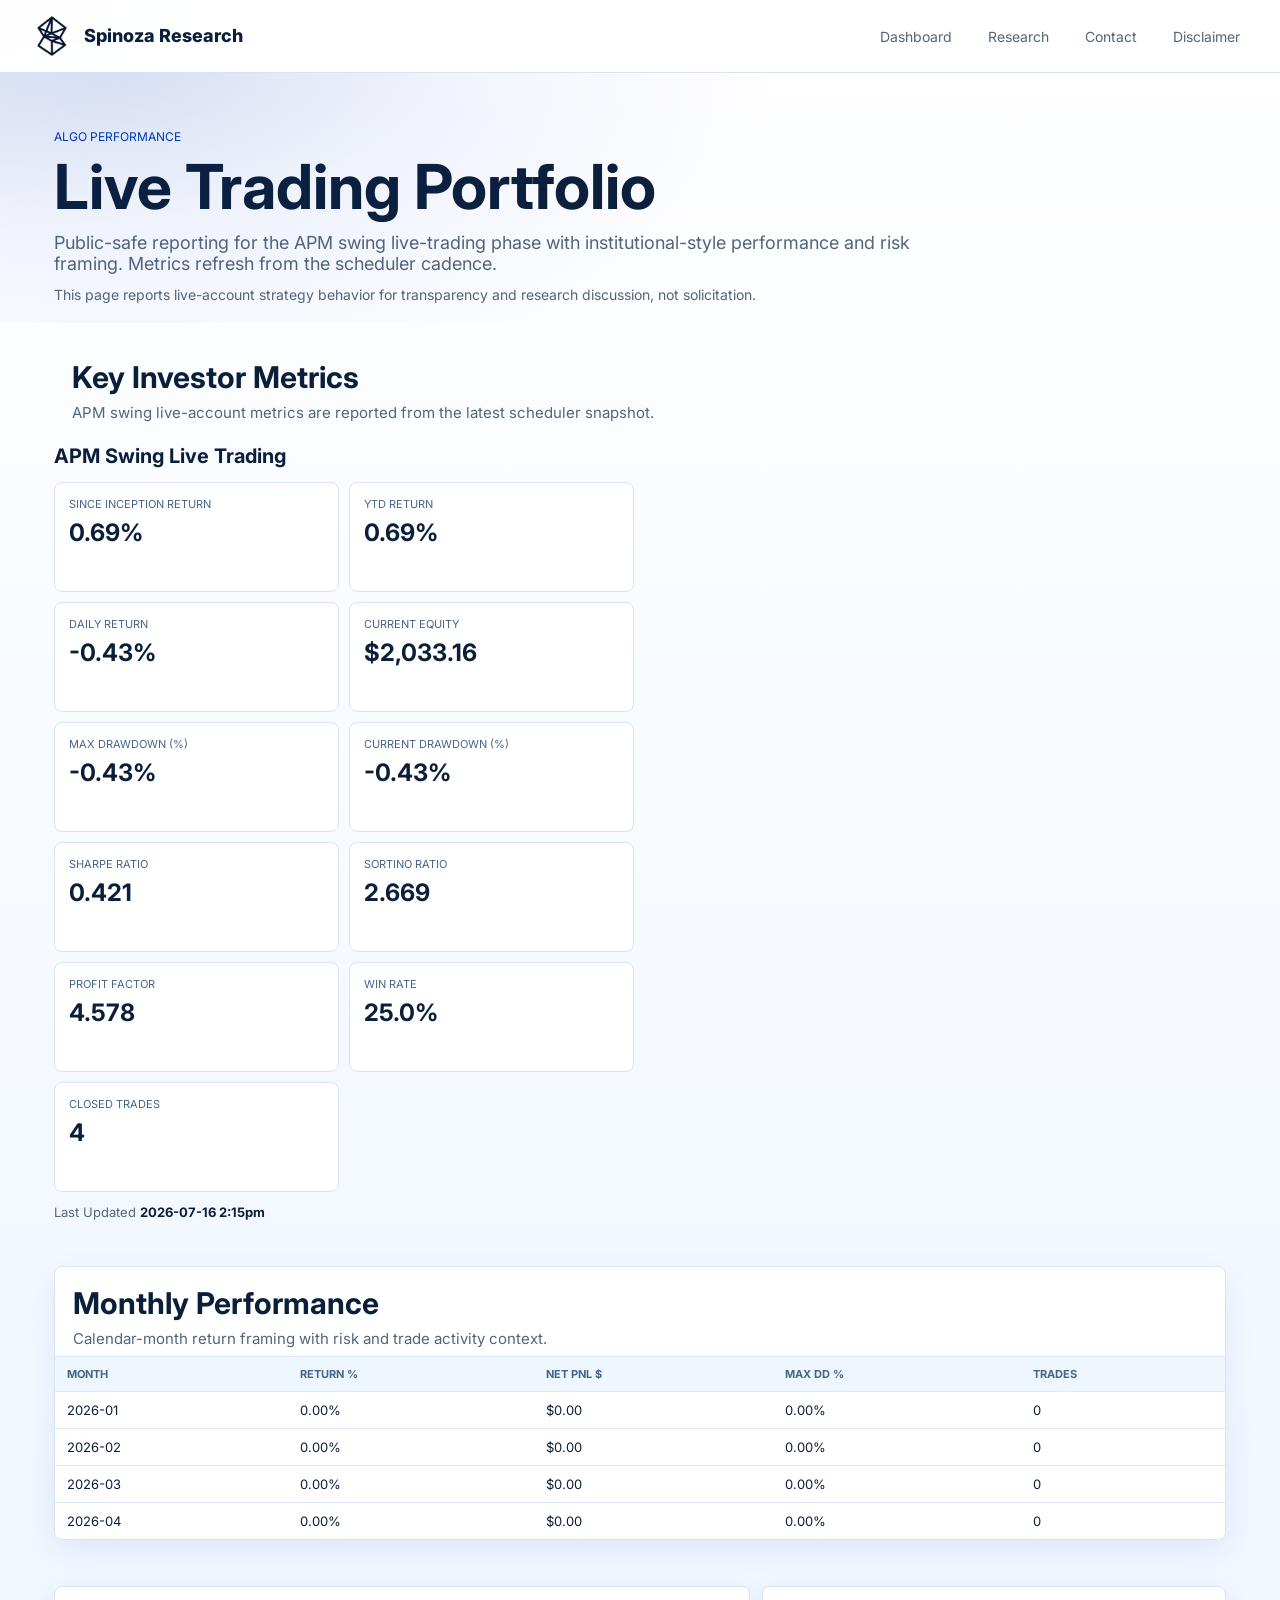
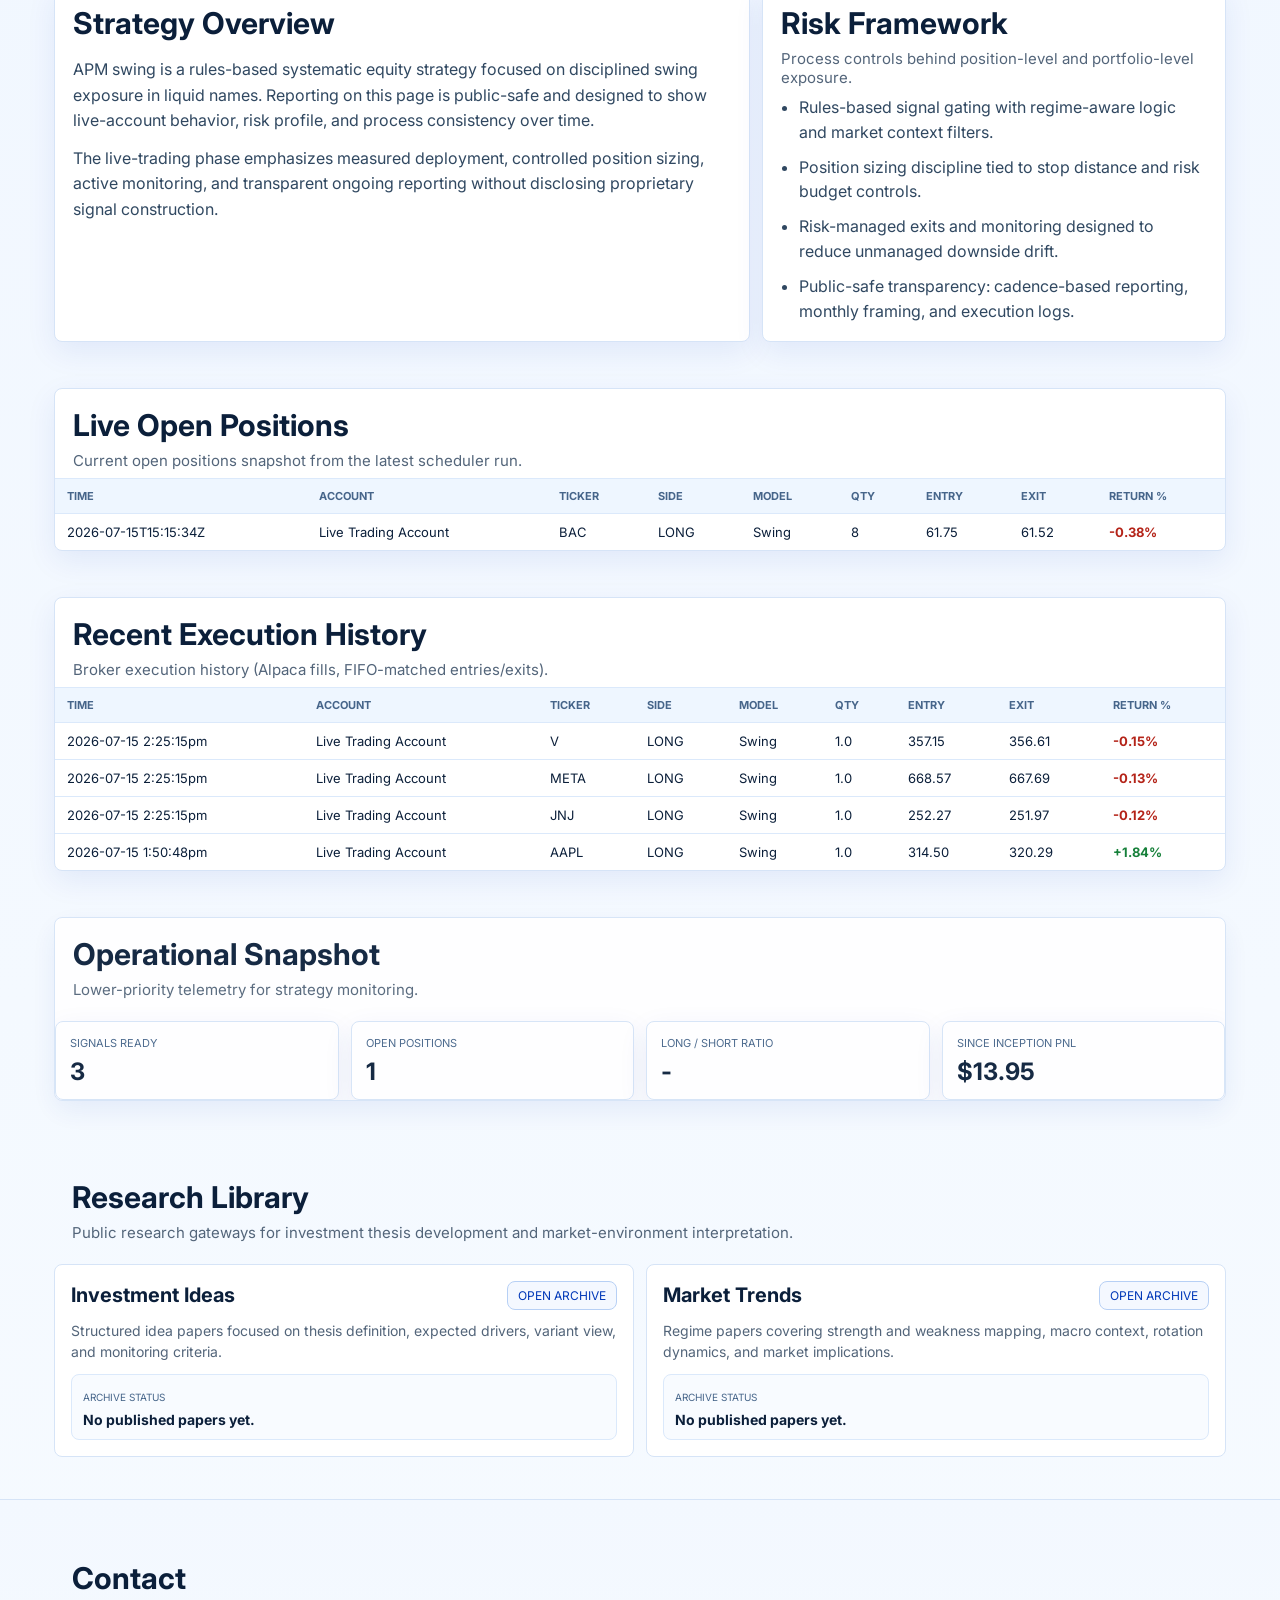
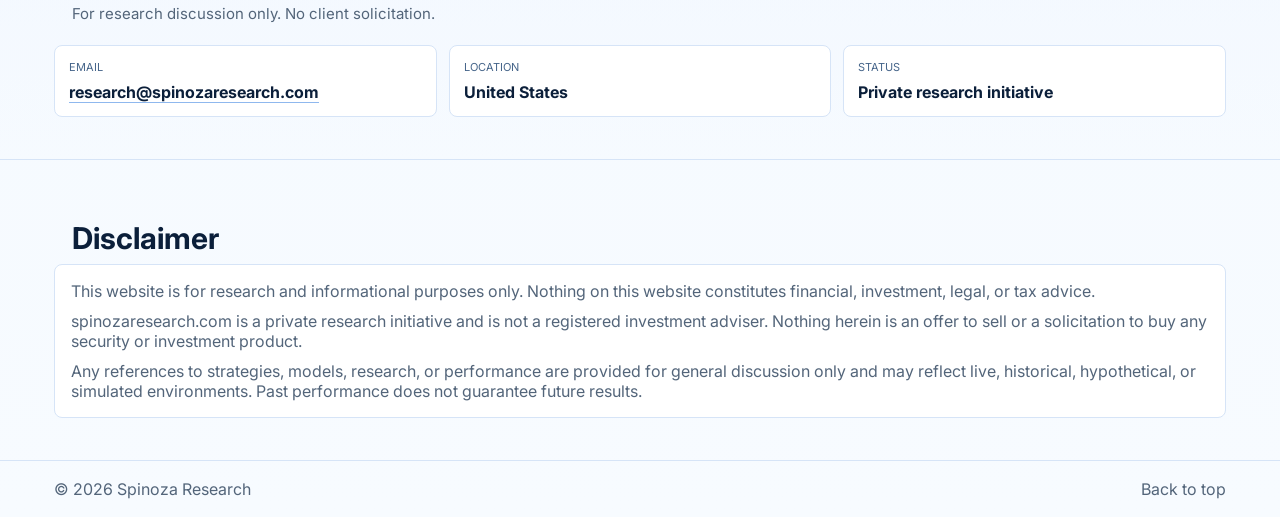
<file: index.html>
<!doctype html>
<html lang="en">
<head>
  <meta charset="utf-8" />
  <meta name="viewport" content="width=device-width, initial-scale=1" />
  <title>Spinoza Research - Live Dashboard</title>
  <meta name="description" content="A public performance dashboard with risk reporting and execution transparency." />
  <meta name="robots" content="index,follow" />

  <link rel="icon" type="image/png" sizes="32x32" href="assets/favicon-32.png">
  <link rel="apple-touch-icon" href="assets/logo-512.png">

  <link rel="preconnect" href="https://fonts.googleapis.com">
  <link rel="preconnect" href="https://fonts.gstatic.com" crossorigin>
  <link href="https://fonts.googleapis.com/css2?family=Inter:wght@400;500;600;700;800&display=swap" rel="stylesheet">
  <link rel="stylesheet" href="style.css" />
  <script defer src="https://static.cloudflareinsights.com/beacon.min.js" data-cf-beacon='{"token":"__CLOUDFLARE_ANALYTICS_TOKEN__"}'></script>
</head>
<body>
  <header class="nav">
    <div class="container nav-inner">
      <a class="brand" href="#top" aria-label="Spinoza Research Home">
        <img src="assets/logo.png" alt="Spinoza Research logo" class="logo-img">
        <span class="brand-name">Spinoza Research</span>
      </a>
      <nav class="nav-links" aria-label="Primary">
        <a href="#dashboard">Dashboard</a>
        <a href="#research">Research</a>
        <a href="#contact">Contact</a>
        <a href="#disclaimer">Disclaimer</a>
      </nav>
    </div>
  </header>

  <main id="top">
    <section id="dashboard" class="hero">
      <div class="hero-glow" aria-hidden="true"></div>
      <div class="container">
        <p class="eyebrow">Algo Performance</p>
        <h1 class="title">Live Trading Portfolio</h1>
        <p class="subtitle">
          Public-safe reporting for the APM swing live-trading phase with institutional-style performance and risk framing.
          Metrics refresh from the scheduler cadence.
        </p>
        <p class="hero-note">
          This page reports live-account strategy behavior for transparency and research discussion, not solicitation.
        </p>
      </div>
    </section>

    <section class="section section-tight">
      <div class="container">
        <div class="panel-head">
          <h2>Key Investor Metrics</h2>
          <p>APM swing live-account metrics are reported from the latest scheduler snapshot.</p>
        </div>
        <div class="account-metrics-grid">
          <section class="account-metrics">
            <h3 id="new_intraday_account_title">SPY/QQQ + Tech Basket DayTrade</h3>
            <div class="kpi-grid kpi-grid-primary">
              <article class="kpi"><span>Since Inception Return</span><strong id="new_intraday_since_inception_return">-</strong></article>
              <article class="kpi"><span>YTD Return</span><strong id="new_intraday_ytd_return">-</strong></article>
              <article class="kpi"><span>Daily Return</span><strong id="new_intraday_daily_return">-</strong></article>
              <article class="kpi"><span>Current Equity</span><strong id="new_intraday_current_equity">-</strong></article>
              <article class="kpi"><span>Max Drawdown (%)</span><strong id="new_intraday_max_drawdown_pct">-</strong></article>
              <article class="kpi"><span>Current Drawdown (%)</span><strong id="new_intraday_current_drawdown_pct">-</strong></article>
              <article class="kpi"><span>Sharpe Ratio</span><strong id="new_intraday_sharpe_ratio">-</strong></article>
              <article class="kpi"><span>Sortino Ratio</span><strong id="new_intraday_sortino_ratio">-</strong></article>
              <article class="kpi"><span>Profit Factor</span><strong id="new_intraday_profit_factor">-</strong></article>
              <article class="kpi"><span>Win Rate</span><strong id="new_intraday_win_rate">-</strong></article>
              <article class="kpi"><span>Closed Trades</span><strong id="new_intraday_closed_trades">-</strong></article>
            </div>
          </section>

          <section class="account-metrics">
            <h3 id="swing_account_title">Mixed Basket + AEGIS Swing</h3>
            <div class="kpi-grid kpi-grid-primary">
              <article class="kpi"><span>Since Inception Return</span><strong id="swing_since_inception_return">-</strong></article>
              <article class="kpi"><span>YTD Return</span><strong id="swing_ytd_return">-</strong></article>
              <article class="kpi"><span>Daily Return</span><strong id="swing_daily_return">-</strong></article>
              <article class="kpi"><span>Current Equity</span><strong id="swing_current_equity">-</strong></article>
              <article class="kpi"><span>Max Drawdown (%)</span><strong id="swing_max_drawdown_pct">-</strong></article>
              <article class="kpi"><span>Current Drawdown (%)</span><strong id="swing_current_drawdown_pct">-</strong></article>
              <article class="kpi"><span>Sharpe Ratio</span><strong id="swing_sharpe_ratio">-</strong></article>
              <article class="kpi"><span>Sortino Ratio</span><strong id="swing_sortino_ratio">-</strong></article>
              <article class="kpi"><span>Profit Factor</span><strong id="swing_profit_factor">-</strong></article>
              <article class="kpi"><span>Win Rate</span><strong id="swing_win_rate">-</strong></article>
              <article class="kpi"><span>Closed Trades</span><strong id="swing_closed_trades">-</strong></article>
            </div>
          </section>

          <section class="account-metrics">
            <h3 id="apm_swing_shadow_account_title">APM Swing Live Trading</h3>
            <div class="kpi-grid kpi-grid-primary">
              <article class="kpi"><span>Since Inception Return</span><strong id="apm_swing_shadow_since_inception_return">-</strong></article>
              <article class="kpi"><span>YTD Return</span><strong id="apm_swing_shadow_ytd_return">-</strong></article>
              <article class="kpi"><span>Daily Return</span><strong id="apm_swing_shadow_daily_return">-</strong></article>
              <article class="kpi"><span>Current Equity</span><strong id="apm_swing_shadow_current_equity">-</strong></article>
              <article class="kpi"><span>Max Drawdown (%)</span><strong id="apm_swing_shadow_max_drawdown_pct">-</strong></article>
              <article class="kpi"><span>Current Drawdown (%)</span><strong id="apm_swing_shadow_current_drawdown_pct">-</strong></article>
              <article class="kpi"><span>Sharpe Ratio</span><strong id="apm_swing_shadow_sharpe_ratio">-</strong></article>
              <article class="kpi"><span>Sortino Ratio</span><strong id="apm_swing_shadow_sortino_ratio">-</strong></article>
              <article class="kpi"><span>Profit Factor</span><strong id="apm_swing_shadow_profit_factor">-</strong></article>
              <article class="kpi"><span>Win Rate</span><strong id="apm_swing_shadow_win_rate">-</strong></article>
              <article class="kpi"><span>Closed Trades</span><strong id="apm_swing_shadow_closed_trades">-</strong></article>
            </div>
          </section>
        </div>
        <p class="data-stamp">Last Updated <strong id="updated_at">-</strong></p>
      </div>
    </section>

    <section class="section section-tight">
      <div class="container">
        <section class="panel">
          <div class="panel-head">
            <h2>Monthly Performance</h2>
            <p>Calendar-month return framing with risk and trade activity context.</p>
          </div>
          <div class="table-wrap">
            <table id="monthly_table">
              <thead>
                <tr>
                  <th>Month</th>
                  <th>Return %</th>
                  <th>Net PnL $</th>
                  <th>Max DD %</th>
                  <th>Trades</th>
                </tr>
              </thead>
              <tbody id="monthly_table_body">
                <tr><td colspan="5" class="empty">Waiting for performance data...</td></tr>
              </tbody>
            </table>
          </div>
        </section>
      </div>
    </section>

    <section class="section section-tight">
      <div class="container strategy-grid">
        <section class="panel">
          <div class="panel-head">
            <h2>Strategy Overview</h2>
            <p></p>
          </div>
          <div class="strategy-copy">
            <p>
              APM swing is a rules-based systematic equity strategy focused on disciplined swing exposure in liquid names.
              Reporting on this page is public-safe and designed to show live-account behavior, risk profile, and process consistency over time.
            </p>
            <p>
              The live-trading phase emphasizes measured deployment, controlled position sizing, active monitoring, and transparent ongoing reporting
              without disclosing proprietary signal construction.
            </p>
          </div>
        </section>

        <section class="panel">
          <div class="panel-head">
            <h2>Risk Framework</h2>
            <p>Process controls behind position-level and portfolio-level exposure.</p>
          </div>
          <ul class="risk-list">
            <li>Rules-based signal gating with regime-aware logic and market context filters.</li>
            <li>Position sizing discipline tied to stop distance and risk budget controls.</li>
            <li>Risk-managed exits and monitoring designed to reduce unmanaged downside drift.</li>
            <li>Public-safe transparency: cadence-based reporting, monthly framing, and execution logs.</li>
          </ul>
        </section>
      </div>
    </section>

    <section class="section section-tight">
      <div class="container">
        <section class="panel">
          <div class="panel-head">
            <h2>Live Open Positions</h2>
            <p>Current open positions snapshot from the latest scheduler run.</p>
          </div>
          <div class="table-wrap">
            <table id="open_table">
              <thead>
                <tr>
                  <th>Time</th>
                  <th>Account</th>
                  <th>Ticker</th>
                  <th>Side</th>
                  <th>Model</th>
                  <th>Qty</th>
                  <th>Entry</th>
                  <th>Exit</th>
                  <th>Return %</th>
                </tr>
              </thead>
              <tbody>
                <tr><td colspan="9" class="empty">No open positions.</td></tr>
              </tbody>
            </table>
          </div>
        </section>
      </div>
    </section>

    <section class="section section-tight">
      <div class="container">
        <section class="panel">
          <div class="panel-head">
            <h2>Recent Execution History</h2>
            <p>Broker execution history (Alpaca fills, FIFO-matched entries/exits).</p>
          </div>
          <div class="table-wrap">
            <table id="trade_table">
              <thead>
                <tr>
                  <th>Time</th>
                  <th>Account</th>
                  <th>Ticker</th>
                  <th>Side</th>
                  <th>Model</th>
                  <th>Qty</th>
                  <th>Entry</th>
                  <th>Exit</th>
                  <th>Return %</th>
                </tr>
              </thead>
              <tbody>
                <tr><td colspan="9" class="empty">Waiting for execution data...</td></tr>
              </tbody>
            </table>
          </div>
        </section>
      </div>
    </section>

    <section class="section section-tight">
      <div class="container">
        <section class="panel secondary-metrics-panel">
          <div class="panel-head">
            <h2>Operational Snapshot</h2>
            <p>Lower-priority telemetry for strategy monitoring.</p>
          </div>
          <div class="kpi-grid kpi-grid-secondary">
            <article class="kpi"><span>Signals Ready</span><strong id="signals_ready">-</strong></article>
            <article class="kpi"><span>Open Positions</span><strong id="open_positions">-</strong></article>
            <article class="kpi"><span>Long / Short Ratio</span><strong id="ls_ratio">-</strong></article>
            <article class="kpi"><span>Since Inception PnL</span><strong id="run_pnl">-</strong></article>
          </div>
        </section>
      </div>
    </section>

    <section id="research" class="section">
      <div class="container">
        <div class="panel-head">
          <h2>Research Library</h2>
          <p>Public research gateways for investment thesis development and market-environment interpretation.</p>
        </div>
        <div class="research-gateway-grid research-gateway-duo">
          <article class="gateway-card">
            <div class="gateway-head">
              <h3>Investment Ideas</h3>
              <a class="gateway-link" href="investment-ideas.html">Open Archive</a>
            </div>
            <p class="gateway-copy">
              Structured idea papers focused on thesis definition, expected drivers, variant view, and monitoring criteria.
            </p>
            <div class="preview-grid">
              <article class="preview-tile">
                <span class="preview-tag">Archive Status</span>
                <h4>No published papers yet.</h4>
              </article>
            </div>
          </article>

          <article class="gateway-card">
            <div class="gateway-head">
              <h3>Market Trends</h3>
              <a class="gateway-link" href="market-trends.html">Open Archive</a>
            </div>
            <p class="gateway-copy">
              Regime papers covering strength and weakness mapping, macro context, rotation dynamics, and market implications.
            </p>
            <div class="preview-grid">
              <article class="preview-tile">
                <span class="preview-tag">Archive Status</span>
                <h4>No published papers yet.</h4>
              </article>
            </div>
          </article>
        </div>
      </div>
    </section>

    <section id="contact" class="section section-alt">
      <div class="container">
        <div class="panel-head">
          <h2>Contact</h2>
          <p>For research discussion only. No client solicitation.</p>
        </div>
        <div class="contact-grid">
          <div><span>Email</span><strong><a href="mailto:research@spinozaresearch.com">research@spinozaresearch.com</a></strong></div>
          <div><span>Location</span><strong>United States</strong></div>
          <div><span>Status</span><strong>Private research initiative</strong></div>
        </div>
      </div>
    </section>

    <section id="disclaimer" class="section">
      <div class="container">
        <div class="panel-head">
          <h2>Disclaimer</h2>
        </div>
        <div class="disclaimer">
          <p>This website is for research and informational purposes only. Nothing on this website constitutes financial, investment, legal, or tax advice.</p>
          <p>spinozaresearch.com is a private research initiative and is not a registered investment adviser. Nothing herein is an offer to sell or a solicitation to buy any security or investment product.</p>
          <p>Any references to strategies, models, research, or performance are provided for general discussion only and may reflect live, historical, hypothetical, or simulated environments. Past performance does not guarantee future results.</p>
        </div>
      </div>
    </section>
  </main>

  <footer class="footer">
    <div class="container footer-inner">
      <div>&copy; <span id="year"></span> Spinoza Research</div>
      <a href="#top">Back to top</a>
    </div>
  </footer>

  <script>
    const INTRADAY_PUBLIC_LABEL = "SPY/QQQ + Tech Basket DayTrade";
    const SWING_PUBLIC_LABEL = "SPY/QQQ + Mixed Basket SwingTrade";
    const APM_SWING_PUBLIC_LABEL = "APM Swing Live Trading";
    const PUBLIC_DASHBOARD_START_ISO = "2026-07-14T15:30:00Z";
    const PUBLIC_DASHBOARD_START_EQUITY = 2019.21;

    function normalizedAccountText(raw){
      return String(raw || "").trim().toUpperCase().replace(/[_-]+/g, " ").replace(/\s+/g, " ");
    }

    function normalizedProfile(raw){
      return String(raw || "").trim().toUpperCase().replace(/[\s-]+/g, "_");
    }

    function publicAccountLabel(raw, profile = ""){
      const text = String(raw || "").trim();
      const normalized = normalizedAccountText(text);
      const profileKey = normalizedProfile(profile);
      if (profileKey.includes("APM_LARGE_SWING") || profileKey.includes("LARGE_APM_SWING")) return APM_SWING_PUBLIC_LABEL;
      if (profileKey.includes("LARGE_SWING")) return SWING_PUBLIC_LABEL;
      if (profileKey.includes("LARGE_INTRADAY") || profileKey.includes("LARGE_NEW_INTRADAY") || profileKey.includes("APM_LARGE_NEW_INTRADAY")) return INTRADAY_PUBLIC_LABEL;
      if (!text) return "";
      if ((normalized.includes("TECH BASKET") && normalized.includes("SWING")) || normalized.includes("APM SWING")) return APM_SWING_PUBLIC_LABEL;
      if ((normalized.includes("MIXED BASKET") && normalized.includes("SWING")) || normalized === "SWING") return SWING_PUBLIC_LABEL;
      if (normalized.includes("INTRADAY")) return INTRADAY_PUBLIC_LABEL;
      if (normalized.includes("DAYTRADE") || normalized.includes("DAY TRADE")) return INTRADAY_PUBLIC_LABEL;
      return text;
    }

    document.getElementById("year").textContent = new Date().getFullYear();

    function fMoney(v){
      const n = Number(v);
      if (!Number.isFinite(n)) return "-";
      return n.toLocaleString(undefined, { style: "currency", currency: "USD", maximumFractionDigits: 2 });
    }
    function fNum(v, d = 2){
      if (v === null || v === undefined || v === "") return "-";
      const txt = String(v).trim().toLowerCase();
      if (["n/a", "na"].includes(txt)) return "N/A";
      if (["\u221e", "inf", "+inf", "infinity", "+infinity"].includes(txt)) return "N/A";
      const n = Number(v);
      if (!Number.isFinite(n)) return "-";
      return n.toFixed(d);
    }
    function fPct(v, d = 1){
      if (v === null || v === undefined || v === "") return "-";
      const n = Number(v);
      if (!Number.isFinite(n)) return "-";
      const displayN = Math.abs(n) < (0.5 * Math.pow(10, -d)) ? 0 : n;
      return `${displayN.toFixed(d)}%`;
    }
    function toFiniteOrNull(v){
      if (v === null || v === undefined || v === "") return null;
      const n = Number(v);
      return Number.isFinite(n) ? n : null;
    }
    function signedReturnPct(r){
      const direct = toFiniteOrNull(r && r.pnl_pct);
      if (direct !== null) return direct;

      const entry = toFiniteOrNull(r && r.entry_px);
      const exit = toFiniteOrNull(r && r.exit_px);
      const mark = exit !== null ? exit : toFiniteOrNull(r && (r.current_px ?? r.last_px ?? r.px));
      if (entry === null || mark === null || entry <= 0) return null;

      const side = String((r && r.side) || "").toUpperCase().trim();
      const sign = side === "SHORT" ? -1 : 1;
      return ((mark - entry) / entry) * 100 * sign;
    }
    function returnCell(r){
      const ret = signedReturnPct(r);
      if (ret === null) return '<span class="return-neutral">-</span>';
      const cls = ret > 0 ? "return-positive" : (ret < 0 ? "return-negative" : "return-neutral");
      const sign = ret > 0 ? "+" : "";
      return `<span class="${cls}">${sign}${fPct(ret, 2)}</span>`;
    }
    function signedDrawdownPct(v){
      const n = toFiniteOrNull(v);
      if (n === null) return null;
      return Math.abs(n) < 1e-12 ? 0 : -Math.abs(n);
    }
    function fUpdatedAt(v){
      if (!v) return "-";
      const raw = String(v).trim();
      const normalized = raw.replace(/(\.\d{3})\d+/, "$1");
      const dt = new Date(normalized);
      if (Number.isNaN(dt.getTime())) return raw;

      const year = dt.getFullYear();
      const month = String(dt.getMonth() + 1).padStart(2, "0");
      const day = String(dt.getDate()).padStart(2, "0");
      const mins = String(dt.getMinutes()).padStart(2, "0");
      const hour24 = dt.getHours();
      const ampm = hour24 >= 12 ? "pm" : "am";
      const hour12 = hour24 % 12 || 12;
      return `${year}-${month}-${day} ${hour12}:${mins}${ampm}`;
    }

    function fTradeTime(v){
      if (!v) return "";
      const raw = String(v).trim();
      const hasZone = /z$/i.test(raw) || /[+-]\d{2}:\d{2}$/i.test(raw);
      const base = raw.includes("T") ? raw : raw.replace(" ", "T");
      const normalized = hasZone ? base : `${base}Z`;
      const dt = new Date(normalized);
      if (Number.isNaN(dt.getTime())) return raw;
      const year = dt.getFullYear();
      const month = String(dt.getMonth() + 1).padStart(2, "0");
      const day = String(dt.getDate()).padStart(2, "0");
      const mins = String(dt.getMinutes()).padStart(2, "0");
      const secs = String(dt.getSeconds()).padStart(2, "0");
      const hour24 = dt.getHours();
      const ampm = hour24 >= 12 ? "pm" : "am";
      const hour12 = hour24 % 12 || 12;
      return `${year}-${month}-${day} ${hour12}:${mins}:${secs}${ampm}`;
    }

    function modelLabel(r){
      const raw = String((r && r.entry_model) || "").trim();
      const norm = raw.toUpperCase().replace(/\s+/g, "_");
      const profile = String((r && (r.broker_profile || r.profile)) || "").trim().toUpperCase().replace(/\s+/g, "_");
      const account = String((r && (r.broker_account || r.account || r.account_label)) || "").trim().toUpperCase().replace(/\s+/g, "_");
      const dt = r && (r.daytrade_mode === true || String(r.daytrade_mode).toLowerCase() === "true");
      if (
        dt
        || norm.includes("INTRADAY")
        || profile.includes("INTRADAY")
        || account.includes("INTRADAY")
        || ["DAYTRADE", "DAY_TRADE", "BINTRA", "BASE_INTRADAY", "TINTRA", "TREND_INTRADAY"].includes(norm)
      ) return "Day Trade";
      return "Swing";
    }
    function rawAccountLabel(r){
      const explicit = String((r && (r.broker_account || r.account || r.account_label)) || "").trim();
      if (explicit) return explicit;
      return modelLabel(r) === "Day Trade" ? "Intraday" : "Swing";
    }

    function accountLabel(r){
      const profile = r && (r.broker_profile || r.profile);
      return publicAccountLabel(rawAccountLabel(r), profile);
    }

    function openPositionDisplayKey(r){
      const entry = r && r.entry_px !== "" && r.entry_px !== undefined ? fNum(r.entry_px, 2) : "";
      return [
        accountLabel(r),
        (r && r.symbol) || "",
        (r && r.side) || "",
        modelLabel(r),
        (r && r.qty) ?? "",
        entry
      ].map((v) => String(v).trim()).join("|");
    }

    function uniqueOpenPositionRowsForDisplay(rows){
      const byKey = new Map();
      (Array.isArray(rows) ? rows : []).forEach((r, idx) => {
        const key = openPositionDisplayKey(r || {});
        const ts = toTimestampMs((r && (r.ts_utc || r.filled_at || r.submitted_at || r.time)) || "");
        const prior = byKey.get(key);
        if (!prior || ts > prior.ts || (!Number.isFinite(prior.ts) && Number.isFinite(ts))){
          byKey.set(key, { row: r, ts, idx });
        }
      });
      return Array.from(byKey.values())
        .sort((a, b) => {
          const aTs = Number.isFinite(a.ts) ? a.ts : -Infinity;
          const bTs = Number.isFinite(b.ts) ? b.ts : -Infinity;
          if (aTs !== bTs) return bTs - aTs;
          return a.idx - b.idx;
        })
        .map((item) => item.row);
    }

    function renderOpenPositions(rows, { suppressReturn = false } = {}){
      const tbody = document.querySelector("#open_table tbody");
      const displayRows = uniqueOpenPositionRowsForDisplay(rows);
      if (displayRows.length === 0){
        tbody.innerHTML = '<tr><td colspan="9" class="empty">No open positions.</td></tr>';
        return;
      }
      tbody.innerHTML = displayRows.map(r => {
        const t = r.ts_utc || "";
        const acct = accountLabel(r);
        const tk = r.symbol || "";
        const sd = r.side || "";
        const model = modelLabel(r);
        const q = r.qty ?? "";
        const en = r.entry_px !== "" && r.entry_px !== undefined ? fNum(r.entry_px, 2) : "";
        const exPx = r.exit_px !== "" && r.exit_px !== undefined ? r.exit_px : (r.current_px ?? r.last_px ?? r.px);
        const ex = exPx !== "" && exPx !== undefined && exPx !== null ? fNum(exPx, 2) : "";
        const ret = suppressReturn ? '<span class="return-neutral">-</span>' : returnCell(r);
        return `<tr>
          <td>${t}</td><td>${acct}</td><td>${tk}</td><td>${sd}</td><td>${model}</td><td>${q}</td>
          <td>${en}</td><td>${ex}</td><td>${ret}</td>
        </tr>`;
      }).join("");
    }

    function tradeDisplayKey(r){
      const entry = r.entry_px !== "" && r.entry_px !== undefined ? fNum(r.entry_px, 2) : "";
      const exit = r.exit_px !== "" && r.exit_px !== undefined ? fNum(r.exit_px, 2) : "";
      const ret = signedReturnPct(r);
      const retText = ret === null ? "" : `${ret > 0 ? "+" : ""}${fPct(ret, 2)}`;
      return [
        fTradeTime(r.ts_utc || ""),
        accountLabel(r),
        r.symbol || "",
        r.side || "",
        modelLabel(r),
        r.qty ?? "",
        entry,
        exit,
        retText
      ].map((v) => String(v)).join("|");
    }

    function uniqueTradeRowsForDisplay(rows){
      const seen = new Set();
      return rows.filter((r) => {
        const key = tradeDisplayKey(r || {});
        if (seen.has(key)) return false;
        seen.add(key);
        return true;
      });
    }

    function renderTrades(rows, { suppressReturn = false } = {}){
      const tbody = document.querySelector("#trade_table tbody");
      if (!Array.isArray(rows) || rows.length === 0){
        tbody.innerHTML = '<tr><td colspan="9" class="empty">No trade history yet.</td></tr>';
        return;
      }
      const last = uniqueTradeRowsForDisplay(rows).slice(-80).reverse();
      tbody.innerHTML = last.map(r => {
        const t = fTradeTime(r.ts_utc || "");
        const acct = accountLabel(r);
        const tk = r.symbol || "";
        const sd = r.side || "";
        const model = modelLabel(r);
        const q = r.qty ?? "";
        const en = r.entry_px !== "" && r.entry_px !== undefined ? fNum(r.entry_px, 2) : "";
        const ex = r.exit_px !== "" && r.exit_px !== undefined ? fNum(r.exit_px, 2) : "";
        const ret = suppressReturn ? '<span class="return-neutral">-</span>' : returnCell(r);
        return `<tr>
          <td>${t}</td><td>${acct}</td><td>${tk}</td><td>${sd}</td><td>${model}</td><td>${q}</td>
          <td>${en}</td><td>${ex}</td><td>${ret}</td>
        </tr>`;
      }).join("");
    }

    const _chartStore = {};

    function clearChart(canvasId){
      const existing = _chartStore[canvasId];
      if (existing){
        existing.destroy();
        delete _chartStore[canvasId];
      }
      const canvas = document.getElementById(canvasId);
      const ctx = canvas && canvas.getContext("2d");
      if (ctx) ctx.clearRect(0, 0, canvas.width, canvas.height);
    }

    function toTimestampMs(raw){
      if (raw === null || raw === undefined || raw === "") return NaN;
      if (typeof raw === "number" && Number.isFinite(raw)) return raw;
      const txt = String(raw).trim();
      if (!txt) return NaN;
      const normalized = txt.includes("T") ? txt : txt.replace(" ", "T");
      const dt = new Date(normalized);
      if (!Number.isNaN(dt.getTime())) return dt.getTime();
      const dt2 = new Date(txt);
      return Number.isNaN(dt2.getTime()) ? NaN : dt2.getTime();
    }

    function formatChartDate(tsMs, withSeconds = false){
      if (!Number.isFinite(tsMs)) return "-";
      const dt = new Date(tsMs);
      if (Number.isNaN(dt.getTime())) return "-";
      const year = dt.getFullYear();
      const month = String(dt.getMonth() + 1).padStart(2, "0");
      const day = String(dt.getDate()).padStart(2, "0");
      const hh = String(dt.getHours()).padStart(2, "0");
      const mm = String(dt.getMinutes()).padStart(2, "0");
      const ss = String(dt.getSeconds()).padStart(2, "0");
      return withSeconds ? `${year}-${month}-${day} ${hh}:${mm}:${ss}` : `${month}/${day} ${hh}:${mm}`;
    }

    function fallbackEquitySeries(anchorEquity = null){
      const now = Date.now();
      const base = Number.isFinite(Number(anchorEquity)) ? Number(anchorEquity) : 30000;
      return [
        { tsMs: now - 2 * 60 * 60 * 1000, value: base },
        { tsMs: now - 60 * 60 * 1000, value: base },
        { tsMs: now, value: base }
      ];
    }

    function sameMoney(a, b){
      const x = toFiniteOrNull(a);
      const y = toFiniteOrNull(b);
      return x !== null && y !== null && Math.abs(x - y) < 0.005;
    }

    function resetBaselineIsFlat(view){
      if (!view || view.missing) return false;
      const acct = view.account || {};
      const currentEquity = toFiniteOrNull(acct.equity);
      const inceptionEquity = toFiniteOrNull(acct.inception_equity);
      const ytdStartEquity = toFiniteOrNull(acct.ytd_start_equity);
      if (currentEquity === null || inceptionEquity === null) return false;
      if (ytdStartEquity !== null && !sameMoney(inceptionEquity, ytdStartEquity)) return false;

      const perf = view.performance || {};
      const summary = view.summary || {};
      const closedTrades = toFiniteOrNull(perf.closed_trades_count) ?? 0;
      const recentTrades = toFiniteOrNull(summary.recent_trades_count) ?? 0;
      const tradeRows = Array.isArray(view.trade_history) ? view.trade_history.length : 0;
      if (closedTrades !== 0 || recentTrades !== 0 || tradeRows !== 0) return false;
      if (sameMoney(currentEquity, inceptionEquity)) return true;

      const curveEquities = (Array.isArray(view.equity_curve) ? view.equity_curve : [])
        .map((pt) => toFiniteOrNull(pt && pt.equity))
        .filter((v) => v !== null && v > 0);
      if (!curveEquities.length || inceptionEquity <= 0) return false;

      const currentDeviation = Math.abs(pctFromBase(currentEquity, inceptionEquity) ?? 0);
      const curveDeviation = Math.max(...curveEquities.map((v) => Math.abs(pctFromBase(v, inceptionEquity) ?? 0)));
      return curveDeviation > Math.max(1, currentDeviation + 0.25);
    }

    function flatEquitySeriesFromView(view){
      const acct = (view && view.account) || {};
      const base = toFiniteOrNull(acct.equity) ?? toFiniteOrNull(acct.inception_equity) ?? 30000;
      const end = toTimestampMs(acct.asof || (view && (view.updated_at || view.published_at_utc)));
      const endTs = Number.isFinite(end) ? end : Date.now();
      return [
        { tsMs: endTs - 60 * 60 * 1000, value: base, drawdownPct: 0 },
        { tsMs: endTs, value: base, drawdownPct: 0 }
      ];
    }

    function zeroDrawdownSeries(equitySeries){
      const rows = Array.isArray(equitySeries)
        ? equitySeries.map((pt) => ({ tsMs: Number(pt.tsMs), value: 0 }))
            .filter((pt) => Number.isFinite(pt.tsMs))
        : [];
      if (rows.length >= 2) return rows;
      const now = Date.now();
      return [
        { tsMs: now - 60 * 60 * 1000, value: 0 },
        { tsMs: now, value: 0 }
      ];
    }

    function activeAccountEquitySeries(rows, acct){
      if (!Array.isArray(rows) || rows.length < 2) return rows;
      const base = toFiniteOrNull(acct.inception_equity) ?? toFiniteOrNull(acct.ytd_start_equity);
      const currentEquity = toFiniteOrNull(acct.equity);
      if (base === null || base <= 0) return rows;

      const resetTolerance = Math.max(25, base * 0.001);
      const resetDrop = Math.max(100, base * 0.003);
      let resetIndex = -1;
      for (let i = 1; i < rows.length; i += 1){
        const prev = Number(rows[i - 1].value);
        const value = Number(rows[i].value);
        if (!Number.isFinite(prev) || !Number.isFinite(value)) continue;
        if (Math.abs(value - base) <= resetTolerance && (prev - value) >= resetDrop){
          resetIndex = i;
        }
      }

      let active = resetIndex >= 0 ? rows.slice(resetIndex) : rows.slice();
      if (resetIndex >= 0){
        active = active.map((pt) => ({ ...pt, drawdownPct: null, resetAdjusted: true }));
      }

      if (currentEquity !== null && active.length){
        const asofMs = toTimestampMs(acct.asof);
        const last = active[active.length - 1];
        if (Number.isFinite(asofMs) && asofMs > Number(last.tsMs)){
          active.push({ tsMs: asofMs, value: currentEquity, drawdownPct: null, resetAdjusted: resetIndex >= 0 });
        } else if (Math.abs(Number(last.value) - currentEquity) > 0.005){
          active[active.length - 1] = { ...last, value: currentEquity, drawdownPct: null, resetAdjusted: resetIndex >= 0 };
        }
      }

      return active;
    }

    function rawBrokerEquitySeriesFromView(d){
      const brokerCurve = Array.isArray(d && d.equity_curve) ? d.equity_curve : [];
      if (brokerCurve.length < 2) return [];

      const rows = brokerCurve.map((pt) => {
        const tsMs = toTimestampMs(pt && pt.ts);
        const eq = Number(pt && pt.equity);
        const dd = Number(pt && pt.drawdown_pct);
        return {
          tsMs,
          value: eq,
          drawdownPct: Number.isFinite(dd) ? dd : null
        };
      }).filter((pt) => Number.isFinite(pt.tsMs) && Number.isFinite(pt.value));

      if (rows.length < 2) return [];
      rows.sort((a, b) => a.tsMs - b.tsMs);

      const dedup = [];
      for (const r of rows){
        if (!dedup.length || dedup[dedup.length - 1].tsMs !== r.tsMs){
          dedup.push(r);
        } else {
          dedup[dedup.length - 1] = r;
        }
      }
      return dedup;
    }

    function buildSeriesFromLive(d){
      if (d && d.missing) return [];
      const acct = d.account || {};
      const brokerRows = rawBrokerEquitySeriesFromView(d);

      if (brokerRows.length >= 2){
        return activeAccountEquitySeries(brokerRows, acct);
      }

      const curveR = Array.isArray(d.equity_curve_r) ? d.equity_curve_r : [];
      if (curveR.length >= 2){
        const base = toFiniteOrNull(acct.inception_equity) ?? toFiniteOrNull(acct.equity) ?? 30000;
        const now = Date.now();
        return curveR.map((pt, i) => {
          const cumR = Number(pt.cum_r);
          return {
            tsMs: Number.isFinite(toTimestampMs(pt.ts)) ? toTimestampMs(pt.ts) : (now - (curveR.length - i) * 60 * 1000),
            value: base + (Number.isFinite(cumR) ? cumR : 0)
          };
        });
      }

      return [];
    }

    function buildDrawdownSeries(equitySeries, d){
      const shouldRecompute = Array.isArray(equitySeries) && equitySeries.some((pt) => pt && pt.resetAdjusted);
      if (shouldRecompute){
        let peak = -Infinity;
        return equitySeries.map((pt) => {
          peak = Math.max(peak, Number(pt.value));
          const dd = peak > 0 ? ((Number(pt.value) / peak) - 1) * 100 : 0;
          return { tsMs: pt.tsMs, value: dd };
        }).filter((pt) => Number.isFinite(pt.tsMs) && Number.isFinite(pt.value));
      }

      const equityDrawdowns = Array.isArray(equitySeries)
        ? equitySeries.map((pt) => ({
            tsMs: Number(pt.tsMs),
            value: signedDrawdownPct(pt.drawdownPct)
          })).filter((pt) => Number.isFinite(pt.tsMs) && pt.value !== null)
        : [];

      const provided = Array.isArray(d.drawdown_curve) ? d.drawdown_curve : [];
      const providedDrawdowns = provided.map((pt) => {
        const tsMs = toTimestampMs(pt.ts);
        const dd = signedDrawdownPct(pt.drawdown_pct);
        return { tsMs, value: dd };
      }).filter((pt) => Number.isFinite(pt.tsMs) && pt.value !== null);

      const rows = equityDrawdowns.length >= providedDrawdowns.length ? equityDrawdowns : providedDrawdowns;
      if (rows.length >= 2){
        rows.sort((a, b) => a.tsMs - b.tsMs);
        return rows;
      }

      let peak = -Infinity;
      return equitySeries.map((pt) => {
        peak = Math.max(peak, Number(pt.value));
        const dd = peak > 0 ? ((Number(pt.value) / peak) - 1) * 100 : 0;
        return { tsMs: pt.tsMs, value: dd };
      }).filter((pt) => Number.isFinite(pt.tsMs) && Number.isFinite(pt.value));
    }

    function renderInteractiveLineChart(canvasId, series, options = {}){
      const canvas = document.getElementById(canvasId);
      if (!canvas || !window.Chart) return;
      if (!Array.isArray(series) || series.length < 2){
        clearChart(canvasId);
        return;
      }

      const points = series.map((pt) => ({
        x: Number(pt.tsMs),
        y: Number(pt.value)
      })).filter((pt) => Number.isFinite(pt.x) && Number.isFinite(pt.y) && Math.abs(pt.y) < 1e9);
      if (points.length < 2){
        clearChart(canvasId);
        return;
      }

      const ctx = canvas.getContext("2d");
      if (!ctx) return;

      const buildTooltipCallbacks = () => ({
        title: (items) => {
          const x = Number(items?.[0]?.parsed?.x);
          return formatChartDate(x, true);
        },
        label: (item) => {
          const y = Number(item?.parsed?.y);
          if (!Number.isFinite(y)) return "-";
          if (typeof options.tooltipLabel === "function") return options.tooltipLabel(y);
          return String(y);
        }
      });

      const yTickCallback = (v) => {
        const n = Number(v);
        if (!Number.isFinite(n)) return "-";
        if (typeof options.yTickLabel === "function") return options.yTickLabel(n);
        return String(n);
      };

      const existing = _chartStore[canvasId];
      if (existing){
        existing.data.datasets[0].data = points;
        existing.data.datasets[0].borderColor = options.stroke || "#c67627";
        existing.data.datasets[0].backgroundColor = options.fillTop || "rgba(242,140,40,.18)";
        existing.options.plugins.tooltip.callbacks = buildTooltipCallbacks();
        existing.options.scales.y.ticks.callback = yTickCallback;
        existing.update("none");
        return;
      }

      _chartStore[canvasId] = new Chart(ctx, {
        type: "line",
        data: {
          datasets: [{
            data: points,
            borderColor: options.stroke || "#c67627",
            backgroundColor: options.fillTop || "rgba(242,140,40,.18)",
            fill: true,
            tension: 0.22,
            borderWidth: 2,
            pointRadius: 0,
            pointHoverRadius: 4,
            pointHitRadius: 18
          }]
        },
        options: {
          responsive: true,
          maintainAspectRatio: false,
          animation: false,
          normalized: true,
          parsing: false,
          interaction: {
            mode: "nearest",
            intersect: false
          },
          plugins: {
            legend: { display: false },
            tooltip: {
              callbacks: buildTooltipCallbacks()
            }
          },
          scales: {
            x: {
              type: "linear",
              grid: { color: "rgba(234,223,206,.45)" },
              ticks: {
                maxTicksLimit: 6,
                callback: (v) => formatChartDate(Number(v), false)
              }
            },
            y: {
              grid: { color: "rgba(234,223,206,.70)" },
              ticks: {
                callback: yTickCallback
              }
            }
          }
        }
      });
    }

    function renderMonthlyTable(rows){
      const tbody = document.getElementById("monthly_table_body");
      if (!tbody) return;

      if (!Array.isArray(rows) || rows.length === 0){
        tbody.innerHTML = '<tr><td colspan="5" class="empty">Monthly performance feed unavailable.</td></tr>';
        return;
      }

      tbody.innerHTML = rows.map(r => `
        <tr>
          <td>${r.month || "-"}</td>
          <td>${fPct(r.return_pct, 2)}</td>
          <td>${fMoney(r.net_pnl)}</td>
          <td>${fPct(signedDrawdownPct(r.max_dd_pct), 2)}</td>
          <td>${Number.isFinite(Number(r.trades)) ? Number(r.trades) : "-"}</td>
        </tr>
      `).join("");
    }

    function maxDrawdownFromMonthly(rows){
      if (!Array.isArray(rows) || rows.length === 0) return null;
      const vals = rows
        .map((r) => signedDrawdownPct(r && r.max_dd_pct))
        .filter((v) => v !== null);
      return vals.length ? Math.min(...vals) : null;
    }

    function fallbackMonthlyRows(){
      // TODO: connect monthly performance feed
      return [
        { month: "2026-01", return_pct: 0.00, net_pnl: 0.0, max_dd_pct: 0.00, trades: 0 },
        { month: "2026-02", return_pct: 0.00, net_pnl: 0.0, max_dd_pct: 0.00, trades: 0 },
        { month: "2026-03", return_pct: 0.00, net_pnl: 0.0, max_dd_pct: 0.00, trades: 0 },
        { month: "2026-04", return_pct: 0.00, net_pnl: 0.0, max_dd_pct: 0.00, trades: 0 }
      ];
    }

    function pctFromBase(current, base){
      const c = Number(current);
      const b = Number(base);
      if (!Number.isFinite(c) || !Number.isFinite(b) || b === 0) return null;
      return ((c / b) - 1) * 100;
    }

    function resetScopedStartEquity(view, equitySeries, configuredStartEquity = null){
      const acct = (view && view.account) || {};
      const explicit = toFiniteOrNull(
        acct.public_reset_start_equity ?? acct.reset_start_equity ?? acct.reset_inception_equity
      );
      if (explicit !== null && explicit > 0) return explicit;
      if (Number.isFinite(configuredStartEquity) && configuredStartEquity > 0){
        return configuredStartEquity;
      }

      const resetMs = toTimestampMs(acct.public_reset_start || (view && view.public_reset_start) || PUBLIC_DASHBOARD_START_ISO);
      const rows = (Array.isArray(equitySeries) ? equitySeries : [])
        .map((pt) => ({ tsMs: Number(pt && pt.tsMs), value: Number(pt && pt.value) }))
        .filter((pt) => Number.isFinite(pt.tsMs) && Number.isFinite(pt.value) && pt.value > 0)
        .sort((a, b) => a.tsMs - b.tsMs);
      if (!rows.length) return null;
      if (Number.isFinite(resetMs)){
        const firstAfterReset = rows.find((pt) => pt.tsMs >= resetMs);
        if (firstAfterReset) return firstAfterReset.value;
      }
      return rows[0].value;
    }

    function isFreshResetView(view){
      if (!view || view.missing) return false;
      const acct = view.account || {};
      const resetMs = toTimestampMs(
        acct.public_reset_start || view.public_reset_start || PUBLIC_DASHBOARD_START_ISO
      );
      if (!Number.isFinite(resetMs)) return false;

      const perf = view.performance || {};
      const closedTrades = toFiniteOrNull(perf.closed_trades_count) ?? 0;
      const tradeRows = Array.isArray(view.trade_history) ? view.trade_history.length : 0;
      return closedTrades === 0 && tradeRows === 0;
    }

    function dateKeyFromTimestampMs(tsMs){
      if (!Number.isFinite(tsMs)) return "";
      const dt = new Date(tsMs);
      if (Number.isNaN(dt.getTime())) return "";
      return dt.toISOString().slice(0, 10);
    }

    function dateKeyFromRawTimestamp(raw){
      if (raw !== null && raw !== undefined && raw !== ""){
        const match = String(raw).match(/^(\d{4}-\d{2}-\d{2})/);
        if (match) return match[1];
      }
      return dateKeyFromTimestampMs(toTimestampMs(raw));
    }

    function dailyReturnFromEquitySeries(equitySeries, currentEquity = null, latestDateKey = ""){
      const rows = Array.isArray(equitySeries)
        ? equitySeries.map((pt) => ({
            tsMs: Number(pt.tsMs),
            value: Number(pt.value)
          })).filter((pt) => Number.isFinite(pt.tsMs) && Number.isFinite(pt.value) && pt.value > 0)
        : [];

      if (!rows.length) return null;
      rows.sort((a, b) => a.tsMs - b.tsMs);

      const latest = rows[rows.length - 1];
      const current = currentEquity !== null ? currentEquity : latest.value;
      const dayKey = latestDateKey || dateKeyFromTimestampMs(latest.tsMs);
      if (!dayKey || !Number.isFinite(current)) return null;

      const dayRows = rows.filter((pt) => dateKeyFromTimestampMs(pt.tsMs) === dayKey);
      if (!dayRows.length) return null;

      const priorRows = rows.filter((pt) => dateKeyFromTimestampMs(pt.tsMs) < dayKey);
      const start = priorRows.length ? priorRows[priorRows.length - 1].value : dayRows[0].value;
      return pctFromBase(current, start);
    }

    function positionPnlDollars(r){
      const direct = toFiniteOrNull(
        r && (
          r.unrealized_pl ?? r.unrealized_pnl ?? r.unrealized_profit_loss ??
          r.pnl_dollars ?? r.pnl
        )
      );
      if (direct !== null) return direct;

      const qty = Math.abs(toFiniteOrNull(r && r.qty) ?? 0);
      const entry = toFiniteOrNull(r && r.entry_px);
      const mark = toFiniteOrNull(r && (r.current_px ?? r.exit_px ?? r.last_px ?? r.price));
      if (!qty || entry === null || mark === null || entry <= 0) return null;

      const side = String((r && r.side) || "").toUpperCase().trim();
      const sign = side === "SHORT" ? -1 : 1;
      return (mark - entry) * qty * sign;
    }

    function tradePnlDollars(r){
      const direct = toFiniteOrNull(r && (r.pnl_dollars ?? r.realized_pnl_dollars ?? r.realized_pl));
      if (direct !== null) return direct;

      const qty = Math.abs(toFiniteOrNull(r && r.qty) ?? 0);
      const entry = toFiniteOrNull(r && r.entry_px);
      const exit = toFiniteOrNull(r && r.exit_px);
      if (!qty || entry === null || exit === null || entry <= 0) return null;

      const side = String((r && r.side) || "").toUpperCase().trim();
      const sign = side === "SHORT" ? -1 : 1;
      return (exit - entry) * qty * sign;
    }

    function openPositionPnlDollars(view){
      const rows = []
        .concat(Array.isArray(view && view.open_positions_live) ? view.open_positions_live : [])
        .concat(Array.isArray(view && view.open_positions) ? view.open_positions : []);
      const vals = rows
        .map((r) => positionPnlDollars(r))
        .filter((v) => v !== null && Number.isFinite(Number(v)))
        .map(Number);
      if (!vals.length) return null;
      return vals.reduce((a, b) => a + b, 0);
    }

    function dailyReturnFromOpenPnl(view, currentEquity){
      const pnl = openPositionPnlDollars(view);
      if (pnl === null || currentEquity === null || !Number.isFinite(Number(currentEquity))) return null;
      const startEquity = Number(currentEquity) - Number(pnl);
      if (startEquity <= 0) return null;
      return pctFromBase(currentEquity, startEquity);
    }

    function tradingDayPnlDollarsFromView(view){
      const acct = (view && view.account) || {};
      const asofDay = dateKeyFromRawTimestamp(acct.asof);
      const tradeRows = Array.isArray(view && view.trade_history) ? view.trade_history : [];
      const latestTradeDay = tradeRows
        .map((row) => dateKeyFromRawTimestamp(row && row.ts_utc))
        .filter(Boolean)
        .sort()
        .pop();
      const dayKey = asofDay || latestTradeDay;
      if (!dayKey) return null;

      const closedPnl = tradeRows
        .filter((row) => dateKeyFromRawTimestamp(row && row.ts_utc) === dayKey)
        .map((row) => tradePnlDollars(row))
        .filter((v) => v !== null && Number.isFinite(Number(v)))
        .reduce((a, b) => a + Number(b), 0);
      const openPnl = openPositionPnlDollars(view);
      const total = closedPnl + (openPnl !== null ? Number(openPnl) : 0);
      return Number.isFinite(total) ? total : null;
    }

    function dailyReturnFromTradingDayPnl(view, currentEquity){
      const pnl = tradingDayPnlDollarsFromView(view);
      if (pnl === null || currentEquity === null || !Number.isFinite(Number(currentEquity))) return null;
      const startEquity = Number(currentEquity) - Number(pnl);
      if (startEquity <= 0) return null;
      return pctFromBase(currentEquity, startEquity);
    }

    function dailyReturnFromView(view, equitySeries, currentEquity, options = {}){
      const acct = view.account || {};
      const perf = view.performance || {};
      const summary = view.summary || {};
      const direct = toFiniteOrNull(
        acct.daily_return_pct ?? acct.day_return_pct ?? perf.daily_return_pct ??
        perf.day_return_pct ?? summary.daily_return_pct ?? view.daily_return_pct
      );
      if (direct !== null) return direct;

      const dailyChangeDollars = toFiniteOrNull(
        acct.daily_change_dollars ?? acct.day_change_dollars ?? acct.daily_pnl_dollars ??
        acct.day_pnl_dollars ?? perf.daily_pnl_dollars ?? perf.day_pnl_dollars ??
        summary.daily_pnl_dollars ?? view.daily_pnl_dollars
      );
      if (currentEquity !== null && dailyChangeDollars !== null){
        const startFromChange = currentEquity - dailyChangeDollars;
        if (startFromChange > 0) return pctFromBase(currentEquity, startFromChange);
      }

      const dailyStartEquity = toFiniteOrNull(
        acct.daily_start_equity ?? acct.day_start_equity ?? acct.start_of_day_equity ??
        acct.previous_close_equity ?? acct.prev_close_equity
      );
      if (currentEquity !== null && dailyStartEquity !== null && dailyStartEquity > 0){
        return pctFromBase(currentEquity, dailyStartEquity);
      }

      const resetStartEquity = toFiniteOrNull(acct.inception_equity) ?? toFiniteOrNull(acct.ytd_start_equity);
      if (options.resetFlat && currentEquity !== null && resetStartEquity !== null && resetStartEquity > 0){
        return pctFromBase(currentEquity, resetStartEquity);
      }

      if (!Array.isArray(equitySeries) || equitySeries.length < 2){
        const tradingDayPnlReturn = dailyReturnFromTradingDayPnl(view, currentEquity);
        if (tradingDayPnlReturn !== null) return tradingDayPnlReturn;
      }

      const openPnlReturn = dailyReturnFromOpenPnl(view, currentEquity);
      if (options.resetFlat && openPnlReturn !== null) return openPnlReturn;

      return dailyReturnFromEquitySeries(equitySeries, currentEquity, dateKeyFromRawTimestamp(acct.asof));
    }

    function maxDrawdownMetric(perf, monthlyRows, minDrawdown){
      const seriesMax = signedDrawdownPct(minDrawdown);
      if (seriesMax !== null && seriesMax < 0) return seriesMax;
      const monthlyMax = maxDrawdownFromMonthly(monthlyRows);
      if (monthlyMax !== null) return monthlyMax;
      const perfMax = signedDrawdownPct(perf && perf.max_drawdown_pct_est);
      if (perfMax !== null) return perfMax;
      return seriesMax;
    }

    function performanceFromTrades(rows){
      const vals = (Array.isArray(rows) ? rows : [])
        .map((r) => signedReturnPct(r))
        .filter((v) => v !== null && Number.isFinite(Number(v)))
        .map(Number);
      const out = { closed_trades_count: Array.isArray(rows) ? rows.length : 0 };
      if (!vals.length) return out;

      const wins = vals.filter((v) => v > 0);
      const losses = vals.filter((v) => v < 0);
      const mean = vals.reduce((a, b) => a + b, 0) / vals.length;
      const variance = vals.reduce((a, b) => a + Math.pow(b - mean, 2), 0) / vals.length;
      const std = Math.sqrt(variance);
      const downside = losses.length
        ? Math.sqrt(losses.reduce((a, b) => a + Math.pow(b, 2), 0) / losses.length)
        : 0;
      const grossProfit = wins.reduce((a, b) => a + b, 0);
      const grossLoss = Math.abs(losses.reduce((a, b) => a + b, 0));

      out.win_rate_pct = (wins.length / vals.length) * 100;
      out.sharpe_like = std > 1e-12 ? mean / std : null;
      out.sortino_ratio = downside > 1e-12 ? mean / downside : (mean > 1e-12 && losses.length === 0 ? "N/A" : null);
      out.profit_factor_r = grossLoss > 1e-12 ? grossProfit / grossLoss : (grossProfit > 1e-12 ? "N/A" : null);
      return out;
    }

    function dashboardRowTimestampMs(row){
      if (!row || typeof row !== "object") return NaN;
      const keys = ["ts_utc", "ts", "timestamp", "entry_ts", "entry_time", "submitted_at", "filled_at", "entry_date", "date"];
      for (const key of keys){
        const val = row[key];
        if (val !== null && val !== undefined && val !== ""){
          const ts = toTimestampMs(val);
          if (Number.isFinite(ts)) return ts;
        }
      }
      return NaN;
    }

    function rowsAfterDashboardStart(rows){
      const startMs = toTimestampMs(PUBLIC_DASHBOARD_START_ISO);
      if (!Number.isFinite(startMs)) return Array.isArray(rows) ? rows : [];
      return (Array.isArray(rows) ? rows : []).filter((row) => {
        const ts = dashboardRowTimestampMs(row);
        return Number.isFinite(ts) && ts >= startMs;
      });
    }

    function accountViewAfterDashboardStart(view){
      const out = { ...(view || {}) };
      out.trade_history = rowsAfterDashboardStart(out.trade_history);
      out.open_positions_live = uniqueOpenPositionRowsForDisplay(rowsAfterDashboardStart(out.open_positions_live));
      out.recent_executions = rowsAfterDashboardStart(out.recent_executions);
      out.equity_curve = rowsAfterDashboardStart(out.equity_curve);
      out.drawdown_curve = rowsAfterDashboardStart(out.drawdown_curve);
      out.monthly_performance = [];
      out.performance = performanceFromTrades(out.trade_history);
      out.summary = {
        ...(out.summary || {}),
        open_positions_count: out.open_positions_live.length,
        recent_trades_count: out.trade_history.length
      };
      return out;
    }

    function dashboardAfterPublicStart(d){
      const out = { ...(d || {}) };
      out.public_reset_start = PUBLIC_DASHBOARD_START_ISO;
      out.trade_history = rowsAfterDashboardStart(out.trade_history);
      out.open_positions_live = uniqueOpenPositionRowsForDisplay(rowsAfterDashboardStart(out.open_positions_live));
      out.recent_executions = rowsAfterDashboardStart(out.recent_executions);
      out.equity_curve = rowsAfterDashboardStart(out.equity_curve);
      out.drawdown_curve = rowsAfterDashboardStart(out.drawdown_curve);
      out.monthly_performance = [];
      out.performance = performanceFromTrades(out.trade_history);
      out.summary = {
        ...(out.summary || {}),
        open_positions_count: out.open_positions_live.length,
        recent_trades_count: out.trade_history.length
      };
      const views = out.account_views || {};
      out.account_views = Object.fromEntries(
        Object.entries(views).map(([key, view]) => [key, accountViewAfterDashboardStart(view)])
      );
      return out;
    }

    function accountFallbackLabel(key){
      if (key === "apm_swing" || key === "apm_swing_shadow") return APM_SWING_PUBLIC_LABEL;
      if (key === "swing") return SWING_PUBLIC_LABEL;
      if (key === "new_intraday" || key === "intraday") return INTRADAY_PUBLIC_LABEL;
      return String(key || "Account").replace(/_/g, " ").replace(/\b\w/g, (c) => c.toUpperCase());
    }

    function accountLabelAliases(key){
      const fallback = accountFallbackLabel(key);
      if (key === "intraday") return [fallback, "Intraday", "SPY + AEGIS Intraday", "SPY QQQ + AEGIS Intraday"];
      if (key === "new_intraday") return [fallback, "New Intraday", "APM Intraday", "Tech Basket + APM Intraday"];
      if (key === "apm_swing") return [fallback, "APM Swing", "Tech Basket + APM Swing", "Tech Basket + APM SwingTrade"];
      if (key === "apm_swing_shadow") return [fallback, "APM Swing Shadow", "Tech Basket + APM Swing", "Tech Basket + APM Swing Shadow"];
      if (key === "swing") return [fallback, "Swing", "Mixed Basket + AEGIS Swing"];
      return [fallback];
    }

    function normalizeAccountView(key, view){
      return { ...accountViewAfterDashboardStart(view || {}), label: accountFallbackLabel(key) };
    }

    function accountView(d, key){
      const views = d.account_views || {};
      if (views && views[key]) return normalizeAccountView(key, views[key]);
      const brokerAccounts = d.broker_accounts || {};
      const acct = brokerAccounts[key] || {};
      const label = accountFallbackLabel(key);
      const aliases = accountLabelAliases(key).map((v) => String(v || "").toLowerCase());
      const scopedTrades = (Array.isArray(d.trade_history) ? d.trade_history : [])
        .filter((r) => aliases.includes(rawAccountLabel(r).toLowerCase()) || aliases.includes(accountLabel(r).toLowerCase()));
      const scopedOpen = (Array.isArray(d.open_positions_live) ? d.open_positions_live : [])
        .filter((r) => aliases.includes(rawAccountLabel(r).toLowerCase()) || aliases.includes(accountLabel(r).toLowerCase()));
      const hasAccount = Object.keys(acct).length > 0;
      return {
        label,
        missing: !hasAccount && scopedTrades.length === 0 && scopedOpen.length === 0,
        account: acct,
        performance: performanceFromTrades(scopedTrades),
        summary: {},
        trade_history: scopedTrades,
        open_positions_live: scopedOpen,
        equity_curve: [],
        drawdown_curve: [],
        monthly_performance: []
      };
    }

    function setAccountTitles(prefix, view){
      const label = (view && view.label) || accountFallbackLabel(prefix);
      setText(`${prefix}_account_title`, label);
      setText(`${prefix}_equity_curve_title`, `${label} Equity Curve`);
      setText(`${prefix}_drawdown_title`, `${label} Drawdown`);
    }

    function renderAccountMetrics(prefix, view){
      const acct = view.account || {};
      const perf = view.performance || {};
      const summary = view.summary || {};
      const monthlyRows = Array.isArray(view.monthly_performance) ? view.monthly_performance : [];
      const resetFlat = resetBaselineIsFlat(view);
      const equitySeries = buildSeriesFromLive(view);
      const drawdownSeries = buildDrawdownSeries(equitySeries, view);
      const dailyEquitySeries = rawBrokerEquitySeriesFromView(view);

      const currentEquity = toFiniteOrNull(acct.equity);
      const useResetScopedBaseline = prefix === "swing" || prefix === "apm_swing_shadow";
      const configuredStartEquity = prefix === "apm_swing_shadow" ? PUBLIC_DASHBOARD_START_EQUITY : null;
      const resetStartEquity = useResetScopedBaseline
        ? resetScopedStartEquity(view, equitySeries, configuredStartEquity)
        : null;
      const inceptionEquity = resetStartEquity ?? toFiniteOrNull(acct.inception_equity);
      const ytdStartEquity = resetStartEquity ?? toFiniteOrNull(acct.ytd_start_equity) ?? inceptionEquity;
      const sinceInceptionReturn = pctFromBase(currentEquity, inceptionEquity);
      const ytdReturn = pctFromBase(currentEquity, ytdStartEquity);
      const dailyReturn = dailyReturnFromView(
        view,
        dailyEquitySeries.length ? dailyEquitySeries : equitySeries,
        currentEquity,
        { resetFlat }
      );
      const fallbackDrawdown = dailyReturn !== null ? Math.min(0, dailyReturn) : null;
      const currentDrawdown = drawdownSeries.length ? drawdownSeries[drawdownSeries.length - 1].value : fallbackDrawdown;
      const minDrawdown = drawdownSeries.length ? Math.min(...drawdownSeries.map(x => Number(x.value)).filter(Number.isFinite)) : fallbackDrawdown;
      const maxDrawdown = maxDrawdownMetric(perf, monthlyRows, minDrawdown);

      const freshReset = useResetScopedBaseline && isFreshResetView(view);
      setText(`${prefix}_since_inception_return`, freshReset ? "-" : fPct(sinceInceptionReturn, 2));
      setText(`${prefix}_ytd_return`, freshReset ? "-" : fPct(ytdReturn, 2));
      setText(`${prefix}_daily_return`, freshReset ? "-" : fPct(dailyReturn, 2));
      setText(`${prefix}_current_equity`, currentEquity === null ? "-" : fMoney(currentEquity));
      setText(`${prefix}_max_drawdown_pct`, freshReset ? "-" : fPct(maxDrawdown, 2));
      setText(`${prefix}_current_drawdown_pct`, freshReset ? "-" : fPct(currentDrawdown, 2));
      setText(`${prefix}_sharpe_ratio`, freshReset ? "-" : fNum(perf.sharpe_like, 3));
      setText(`${prefix}_sortino_ratio`, freshReset ? "-" : fNum(perf.sortino_ratio, 3));
      setText(`${prefix}_profit_factor`, freshReset ? "-" : fNum(perf.profit_factor_r, 3));
      setText(`${prefix}_win_rate`, freshReset ? "-" : fPct(perf.win_rate_pct ?? perf.recent_trades_win_rate_pct, 1));
      setText(`${prefix}_closed_trades`, Number.isFinite(Number(perf.closed_trades_count)) ? String(Number(perf.closed_trades_count)) : "-");

      return { equitySeries, drawdownSeries, summary };
    }

    function setText(id, val){
      const el = document.getElementById(id);
      if (el) el.textContent = val;
    }

    function setAccountVisible(prefix, view){
      const visible = !(view && view.missing);
      const metricTitle = document.getElementById(`${prefix}_account_title`);
      const metricPanel = metricTitle ? metricTitle.closest(".account-metrics") : null;
      if (metricPanel) metricPanel.hidden = !visible;
      for (const id of [`${prefix}_equity_curve_title`, `${prefix}_drawdown_title`]){
        const title = document.getElementById(id);
        const card = title ? title.closest(".chart-card") : null;
        if (card) card.hidden = !visible;
      }
    }

    async function loadDashboard(){
      try{
        const res = await fetch("data/public_dashboard.json?ts=" + Date.now(), { cache: "no-store" });
        if (!res.ok) throw new Error("HTTP " + res.status);
        const d = dashboardAfterPublicStart(await res.json());
        const acct = d.account || {};
        const sum = d.summary || {};
        const pos = d.positioning || {};
        const intradayView = accountView(d, "intraday");
        const newIntradayView = accountView(d, "new_intraday");
        const swingView = accountView(d, "swing");
        const apmSwingLiveView = accountView(d, "apm_swing");
        const apmSwingShadowView = apmSwingLiveView.missing ? accountView(d, "apm_swing_shadow") : apmSwingLiveView;
        const tradeHistory = Array.isArray(d.trade_history) ? d.trade_history : [];
        const executionHistory = Array.isArray(d.recent_executions) ? d.recent_executions : tradeHistory;
        const openPositionsLive = uniqueOpenPositionRowsForDisplay(Array.isArray(d.open_positions_live) ? d.open_positions_live : []);
        const closedTrades = Number((d.performance || {}).closed_trades_count) || 0;
        const openPositionsCount = openPositionsLive.length;
        const recentTradesCount = Number(sum.recent_trades_count) || 0;
        const hasActivity = closedTrades > 0 || executionHistory.length > 0 || openPositionsCount > 0 || recentTradesCount > 0;
        const noActivity = !hasActivity;

        setAccountVisible("intraday", intradayView);
        setAccountVisible("new_intraday", newIntradayView);
        setAccountVisible("swing", swingView);
        setAccountVisible("apm_swing_shadow", apmSwingShadowView);

        setAccountTitles("intraday", intradayView);
        setAccountTitles("new_intraday", newIntradayView);
        setAccountTitles("swing", swingView);
        setAccountTitles("apm_swing_shadow", apmSwingShadowView);

        const intradayMetrics = renderAccountMetrics("intraday", intradayView);
        const newIntradayMetrics = renderAccountMetrics("new_intraday", newIntradayView);
        const swingMetrics = renderAccountMetrics("swing", swingView);
        const apmSwingShadowMetrics = renderAccountMetrics("apm_swing_shadow", apmSwingShadowView);
        const intradayLabel = intradayView.label || accountFallbackLabel("intraday");
        const newIntradayLabel = newIntradayView.label || accountFallbackLabel("new_intraday");
        const swingLabel = swingView.label || accountFallbackLabel("swing");
        const apmSwingShadowLabel = apmSwingShadowView.label || accountFallbackLabel("apm_swing_shadow");

        const currentEquity = toFiniteOrNull(acct.equity);
        const inceptionEquity = toFiniteOrNull(acct.inception_equity);
        const visibleAccountViews = [
          { view: newIntradayView, resetStartEquity: null },
          { view: swingView, resetStartEquity: null },
          { view: apmSwingShadowView, resetStartEquity: PUBLIC_DASHBOARD_START_EQUITY }
        ].filter((item) => item.view && !item.view.missing);
        const visibleAccountPnls = visibleAccountViews
          .map(({ view, resetStartEquity }) => {
            const account = view.account || {};
            const equity = toFiniteOrNull(account.equity);
            if (equity !== null && Number.isFinite(resetStartEquity) && resetStartEquity > 0){
              return equity - resetStartEquity;
            }
            const direct = toFiniteOrNull(account.since_inception_pnl_dollars);
            if (direct !== null) return direct;
            const inception = toFiniteOrNull(account.inception_equity);
            return equity !== null && inception !== null ? equity - inception : null;
          })
          .filter((v) => v !== null && Number.isFinite(Number(v)))
          .map(Number);
        const liveMonthlyRows = Array.isArray(d.monthly_performance) && d.monthly_performance.length
          ? d.monthly_performance
          : [];
        const freshApmReset = isFreshResetView(apmSwingShadowView);
        const monthlyRows = freshApmReset ? [] : (liveMonthlyRows.length ? liveMonthlyRows : fallbackMonthlyRows());

        setText("updated_at", fUpdatedAt(d.published_at_utc || d.updated_at));

        setText("signals_ready", noActivity ? "-" : (Number.isFinite(Number(sum.signals_ready_count)) ? String(Number(sum.signals_ready_count)) : "-"));
        setText("open_positions", noActivity ? "-" : String(openPositionsCount));
        setText("ls_ratio", noActivity ? "-" : fNum(pos.long_short_ratio, 3));
        const sinceInceptionPnl = visibleAccountPnls.length
          ? visibleAccountPnls.reduce((a, b) => a + b, 0)
          : (
            toFiniteOrNull(acct.since_inception_pnl_dollars)
            ?? ((currentEquity !== null && inceptionEquity !== null) ? (currentEquity - inceptionEquity) : null)
          );
        setText("run_pnl", noActivity || freshApmReset ? "-" : fMoney(sinceInceptionPnl));

        renderInteractiveLineChart("intraday_equity_curve_chart", intradayMetrics.equitySeries, {
          stroke: "#c67627",
          fillTop: "rgba(242,140,40,.22)",
          fillBottom: "rgba(242,140,40,.02)",
          yTickLabel: (v) => fMoney(v),
          tooltipLabel: (v) => `${intradayLabel} equity: ${fMoney(v)}`
        });
        renderInteractiveLineChart("intraday_drawdown_chart", intradayMetrics.drawdownSeries, {
          stroke: "#9d5a1b",
          fillTop: "rgba(178,95,22,.20)",
          fillBottom: "rgba(178,95,22,.02)",
          yTickLabel: (v) => fPct(v, 2),
          tooltipLabel: (v) => `${intradayLabel} drawdown: ${fPct(v, 2)}`
        });
        renderInteractiveLineChart("new_intraday_equity_curve_chart", newIntradayMetrics.equitySeries, {
          stroke: "#3867d6",
          fillTop: "rgba(56,103,214,.20)",
          fillBottom: "rgba(56,103,214,.02)",
          yTickLabel: (v) => fMoney(v),
          tooltipLabel: (v) => `${newIntradayLabel} equity: ${fMoney(v)}`
        });
        renderInteractiveLineChart("new_intraday_drawdown_chart", newIntradayMetrics.drawdownSeries, {
          stroke: "#284da6",
          fillTop: "rgba(40,77,166,.18)",
          fillBottom: "rgba(40,77,166,.02)",
          yTickLabel: (v) => fPct(v, 2),
          tooltipLabel: (v) => `${newIntradayLabel} drawdown: ${fPct(v, 2)}`
        });
        renderInteractiveLineChart("swing_equity_curve_chart", swingMetrics.equitySeries, {
          stroke: "#3f7f7a",
          fillTop: "rgba(63,127,122,.20)",
          fillBottom: "rgba(63,127,122,.02)",
          yTickLabel: (v) => fMoney(v),
          tooltipLabel: (v) => `${swingLabel} equity: ${fMoney(v)}`
        });
        renderInteractiveLineChart("swing_drawdown_chart", swingMetrics.drawdownSeries, {
          stroke: "#315f5c",
          fillTop: "rgba(49,95,92,.18)",
          fillBottom: "rgba(49,95,92,.02)",
          yTickLabel: (v) => fPct(v, 2),
          tooltipLabel: (v) => `${swingLabel} drawdown: ${fPct(v, 2)}`
        });
        renderInteractiveLineChart("apm_swing_shadow_equity_curve_chart", apmSwingShadowMetrics.equitySeries, {
          stroke: "#7a4cb0",
          fillTop: "rgba(122,76,176,.18)",
          fillBottom: "rgba(122,76,176,.02)",
          yTickLabel: (v) => fMoney(v),
          tooltipLabel: (v) => `${apmSwingShadowLabel} equity: ${fMoney(v)}`
        });
        renderInteractiveLineChart("apm_swing_shadow_drawdown_chart", apmSwingShadowMetrics.drawdownSeries, {
          stroke: "#553280",
          fillTop: "rgba(85,50,128,.16)",
          fillBottom: "rgba(85,50,128,.02)",
          yTickLabel: (v) => fPct(v, 2),
          tooltipLabel: (v) => `${apmSwingShadowLabel} drawdown: ${fPct(v, 2)}`
        });

        renderMonthlyTable(monthlyRows);

        renderOpenPositions(openPositionsLive, { suppressReturn: freshApmReset });
        renderTrades(executionHistory, { suppressReturn: freshApmReset });
      }catch(e){
        setText("updated_at", "Dashboard data unavailable");
        setAccountVisible("intraday", { missing: true });
        setAccountVisible("new_intraday", { missing: true });
        setAccountVisible("swing", { missing: false });
        setAccountVisible("apm_swing_shadow", { missing: false });
        const equitySeries = fallbackEquitySeries();
        renderInteractiveLineChart("intraday_equity_curve_chart", equitySeries, {
          stroke: "#c67627",
          fillTop: "rgba(242,140,40,.22)",
          fillBottom: "rgba(242,140,40,.02)",
          yTickLabel: (v) => fMoney(v),
          tooltipLabel: (v) => `Intraday equity: ${fMoney(v)}`
        });
        renderInteractiveLineChart("intraday_drawdown_chart", buildDrawdownSeries(equitySeries, {}), {
          stroke: "#9d5a1b",
          fillTop: "rgba(178,95,22,.20)",
          fillBottom: "rgba(178,95,22,.02)",
          yTickLabel: (v) => fPct(v, 2),
          tooltipLabel: (v) => `Intraday drawdown: ${fPct(v, 2)}`
        });
        renderInteractiveLineChart("new_intraday_equity_curve_chart", equitySeries, {
          stroke: "#3867d6",
          fillTop: "rgba(56,103,214,.20)",
          fillBottom: "rgba(56,103,214,.02)",
          yTickLabel: (v) => fMoney(v),
          tooltipLabel: (v) => `${INTRADAY_PUBLIC_LABEL} equity: ${fMoney(v)}`
        });
        renderInteractiveLineChart("new_intraday_drawdown_chart", buildDrawdownSeries(equitySeries, {}), {
          stroke: "#284da6",
          fillTop: "rgba(40,77,166,.18)",
          fillBottom: "rgba(40,77,166,.02)",
          yTickLabel: (v) => fPct(v, 2),
          tooltipLabel: (v) => `${INTRADAY_PUBLIC_LABEL} drawdown: ${fPct(v, 2)}`
        });
        renderInteractiveLineChart("swing_equity_curve_chart", equitySeries, {
          stroke: "#3f7f7a",
          fillTop: "rgba(63,127,122,.20)",
          fillBottom: "rgba(63,127,122,.02)",
          yTickLabel: (v) => fMoney(v),
          tooltipLabel: (v) => `${SWING_PUBLIC_LABEL} equity: ${fMoney(v)}`
        });
        renderInteractiveLineChart("swing_drawdown_chart", buildDrawdownSeries(equitySeries, {}), {
          stroke: "#315f5c",
          fillTop: "rgba(49,95,92,.18)",
          fillBottom: "rgba(49,95,92,.02)",
          yTickLabel: (v) => fPct(v, 2),
          tooltipLabel: (v) => `${SWING_PUBLIC_LABEL} drawdown: ${fPct(v, 2)}`
        });
        renderInteractiveLineChart("apm_swing_shadow_equity_curve_chart", equitySeries, {
          stroke: "#7a4cb0",
          fillTop: "rgba(122,76,176,.18)",
          fillBottom: "rgba(122,76,176,.02)",
          yTickLabel: (v) => fMoney(v),
          tooltipLabel: (v) => `${APM_SWING_PUBLIC_LABEL} equity: ${fMoney(v)}`
        });
        renderInteractiveLineChart("apm_swing_shadow_drawdown_chart", buildDrawdownSeries(equitySeries, {}), {
          stroke: "#553280",
          fillTop: "rgba(85,50,128,.16)",
          fillBottom: "rgba(85,50,128,.02)",
          yTickLabel: (v) => fPct(v, 2),
          tooltipLabel: (v) => `${APM_SWING_PUBLIC_LABEL} drawdown: ${fPct(v, 2)}`
        });
        renderMonthlyTable(fallbackMonthlyRows());
        renderOpenPositions([]);
      }
    }

    loadDashboard();
    setInterval(loadDashboard, 10000);
  </script>
</body>
</html>
</file>
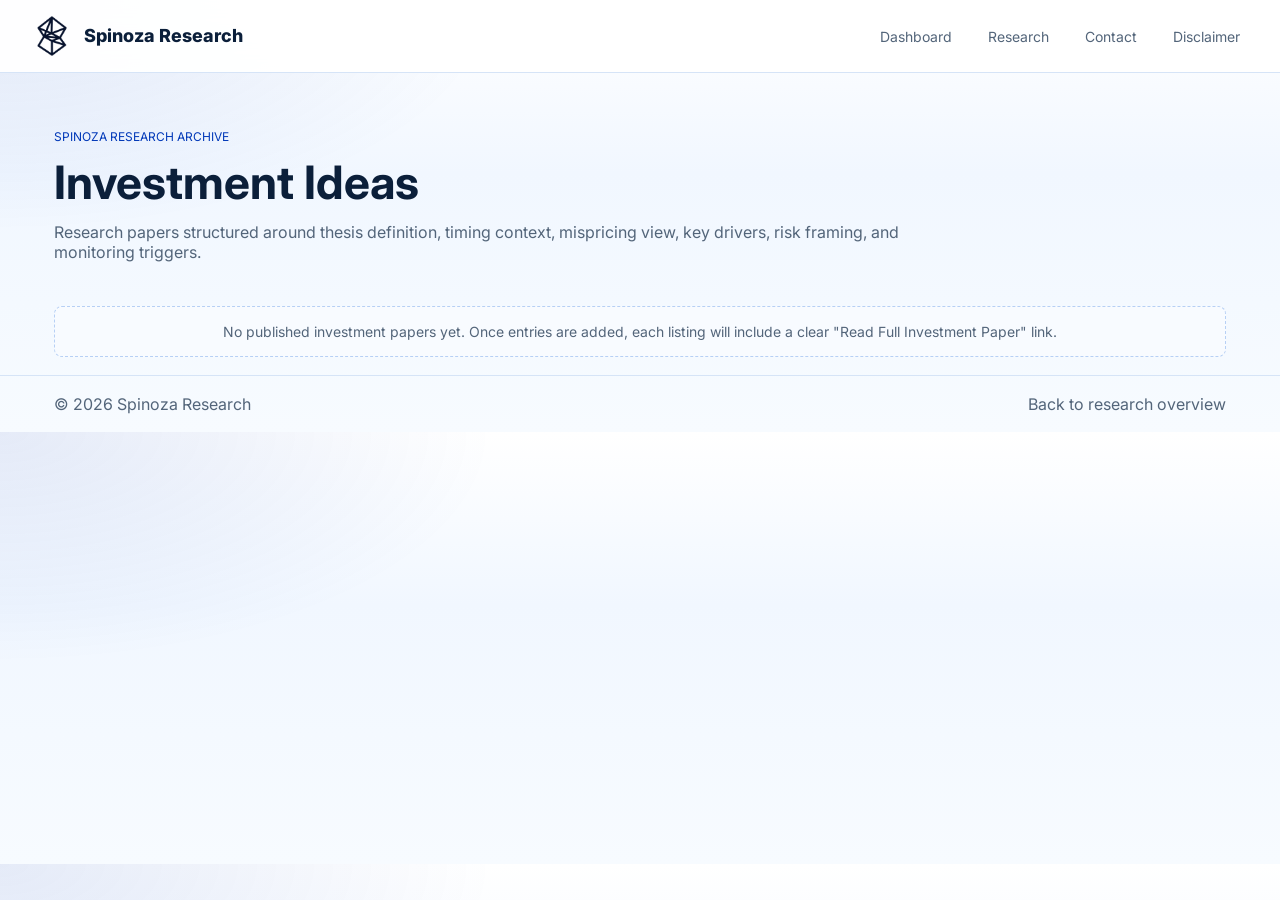
<file: investment-ideas.html>
<!doctype html>
<html lang="en">
<head>
  <meta charset="utf-8" />
  <meta name="viewport" content="width=device-width, initial-scale=1" />
  <title>Spinoza Research - Investment Ideas</title>
  <meta name="description" content="Spinoza Research investment ideas archive for structured thesis papers." />
  <link rel="icon" type="image/png" sizes="32x32" href="assets/favicon-32.png">
  <link rel="apple-touch-icon" href="assets/logo-512.png">
  <link rel="preconnect" href="https://fonts.googleapis.com">
  <link rel="preconnect" href="https://fonts.gstatic.com" crossorigin>
  <link href="https://fonts.googleapis.com/css2?family=Inter:wght@400;500;600;700;800&display=swap" rel="stylesheet">
  <link rel="stylesheet" href="style.css" />
  <script defer src="https://static.cloudflareinsights.com/beacon.min.js" data-cf-beacon='{"token":"__CLOUDFLARE_ANALYTICS_TOKEN__"}'></script>
</head>
<body>
  <header class="nav">
    <div class="container nav-inner">
      <a class="brand" href="index.html#top" aria-label="Spinoza Research Home"><img src="assets/logo.png" alt="Spinoza Research logo" class="logo-img"><span class="brand-name">Spinoza Research</span></a>
      <nav class="nav-links" aria-label="Primary">
        <a href="index.html#dashboard">Dashboard</a>
        <a href="index.html#research">Research</a>
        <a href="index.html#contact">Contact</a>
        <a href="index.html#disclaimer">Disclaimer</a>
      </nav>
    </div>
  </header>

  <main id="top">
    <section class="catalog-hero">
      <div class="container">
        <p class="eyebrow">Spinoza Research Archive</p>
        <h1 class="catalog-title">Investment Ideas</h1>
        <p class="catalog-subtitle">
          Research papers structured around thesis definition, timing context, mispricing view, key drivers, risk framing, and monitoring triggers.
        </p>
      </div>
    </section>

    <section class="section section-tight">
      <div class="container">
        <div class="catalog-empty">
          No published investment papers yet. Once entries are added, each listing will include a clear "Read Full Investment Paper" link.
        </div>
      </div>
    </section>
  </main>

  <footer class="footer">
    <div class="container footer-inner">
      <div>&copy; <span id="year"></span> Spinoza Research</div>
      <a href="index.html#research">Back to research overview</a>
    </div>
  </footer>

  <script>document.getElementById("year").textContent = new Date().getFullYear();</script>
</body>
</html>
</file>
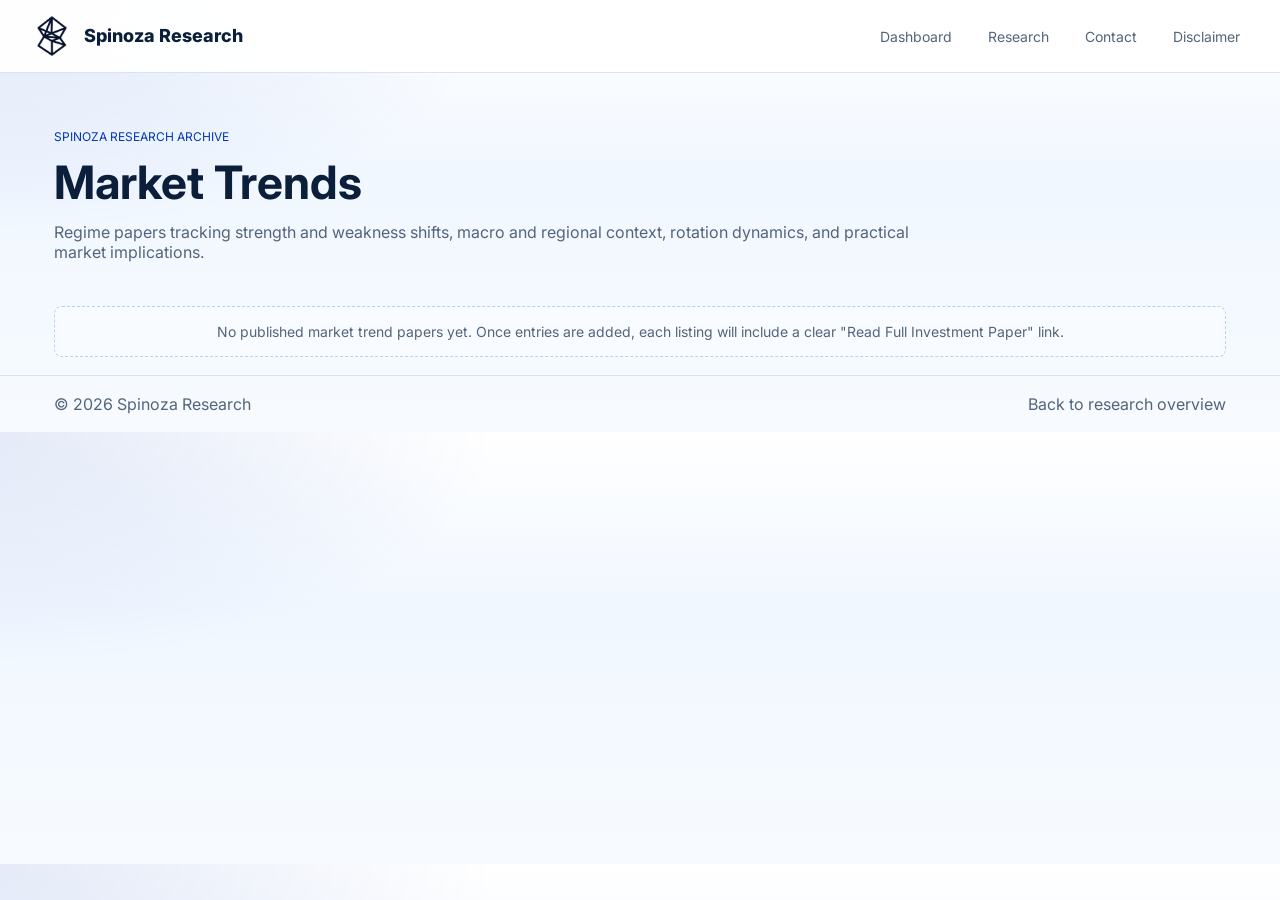
<file: market-trends.html>
<!doctype html>
<html lang="en">
<head>
  <meta charset="utf-8" />
  <meta name="viewport" content="width=device-width, initial-scale=1" />
  <title>Spinoza Research - Market Trends</title>
  <meta name="description" content="Spinoza Research market trends archive for structured regime and macro notes." />
  <link rel="icon" type="image/png" sizes="32x32" href="assets/favicon-32.png">
  <link rel="apple-touch-icon" href="assets/logo-512.png">
  <link rel="preconnect" href="https://fonts.googleapis.com">
  <link rel="preconnect" href="https://fonts.gstatic.com" crossorigin>
  <link href="https://fonts.googleapis.com/css2?family=Inter:wght@400;500;600;700;800&display=swap" rel="stylesheet">
  <link rel="stylesheet" href="style.css" />
  <script defer src="https://static.cloudflareinsights.com/beacon.min.js" data-cf-beacon='{"token":"__CLOUDFLARE_ANALYTICS_TOKEN__"}'></script>
</head>
<body>
  <header class="nav">
    <div class="container nav-inner">
      <a class="brand" href="index.html#top" aria-label="Spinoza Research Home"><img src="assets/logo.png" alt="Spinoza Research logo" class="logo-img"><span class="brand-name">Spinoza Research</span></a>
      <nav class="nav-links" aria-label="Primary">
        <a href="index.html#dashboard">Dashboard</a>
        <a href="index.html#research">Research</a>
        <a href="index.html#contact">Contact</a>
        <a href="index.html#disclaimer">Disclaimer</a>
      </nav>
    </div>
  </header>

  <main id="top">
    <section class="catalog-hero">
      <div class="container">
        <p class="eyebrow">Spinoza Research Archive</p>
        <h1 class="catalog-title">Market Trends</h1>
        <p class="catalog-subtitle">
          Regime papers tracking strength and weakness shifts, macro and regional context, rotation dynamics, and practical market implications.
        </p>
      </div>
    </section>

    <section class="section section-tight">
      <div class="container">
        <div class="catalog-empty">
          No published market trend papers yet. Once entries are added, each listing will include a clear "Read Full Investment Paper" link.
        </div>
      </div>
    </section>
  </main>

  <footer class="footer">
    <div class="container footer-inner">
      <div>&copy; <span id="year"></span> Spinoza Research</div>
      <a href="index.html#research">Back to research overview</a>
    </div>
  </footer>

  <script>document.getElementById("year").textContent = new Date().getFullYear();</script>
</body>
</html>
</file>
<file: style.css>
:root{
  --bg:#f7fbff;
  --bg2:#ffffff;
  --text:#0b1f3a;
  --muted:#53657a;
  --line:#d6e4f7;
  --card:#ffffff;
  --accent:#0038b8;
  --accent-soft:#e8f1ff;
  --shadow:0 10px 30px rgba(0,56,184,.08);
}

*{box-sizing:border-box}
html{scroll-behavior:smooth}
body{
  margin:0;
  font-family:Inter,system-ui,-apple-system,Segoe UI,Roboto,Arial,sans-serif;
  color:var(--text);
  background:
    radial-gradient(900px 420px at 0% 0%, rgba(0,56,184,.10), transparent 55%),
    linear-gradient(180deg, #ffffff, #f1f7ff 40%, #f7fbff);
}
a{color:inherit}
.container{max-width:1220px;margin:0 auto;padding:0 24px}

.nav{
  position:sticky; top:0; z-index:50;
  background:rgba(255,255,255,.94);
  backdrop-filter:blur(12px);
  border-bottom:1px solid var(--line);
}
.nav-inner{
  display:flex;align-items:center;justify-content:space-between;
  padding:14px 0; gap:14px;
}
.brand{
  display:inline-flex;
  align-items:center;
  gap:10px;
  text-decoration:none;
}
.logo-img{height:44px;width:auto;display:block}
.brand-name{
  color:var(--text);
  font-weight:800;
  font-size:18px;
  line-height:1;
  letter-spacing:0;
  white-space:nowrap;
}
.nav-links{display:flex;gap:16px;flex-wrap:wrap}
.nav-links a{
  text-decoration:none;
  color:var(--muted);
  font-size:14px;
  padding:8px 10px;
  border-radius:8px;
}
.nav-links a:hover{background:var(--accent-soft);color:var(--text)}

.hero{
  position:relative;
  padding:56px 0 20px;
}
.hero-glow{
  position:absolute; inset:0; pointer-events:none;
  background:radial-gradient(1000px 500px at 10% 0%, rgba(0,56,184,.10), transparent 65%);
}
.eyebrow{
  margin:0;
  color:#0038b8;
  letter-spacing:0;
  text-transform:uppercase;
  font-size:12px;
}
.title{
  margin:12px 0 0;
  font-size:62px;
  line-height:1.0;
  letter-spacing:0;
  max-width:900px;
}
.subtitle{
  margin:14px 0 0;
  font-size:18px;
  color:var(--muted);
  max-width:900px;
}
.hero-note{
  margin:12px 0 0;
  max-width:860px;
  color:#53657a;
  font-size:14px;
}

.section{padding:42px 0}
.section-tight{padding:18px 0}
.section-alt{
  border-top:1px solid var(--line);
  border-bottom:1px solid var(--line);
  background:linear-gradient(180deg, #f3f8ff, transparent);
}

.kpi-grid{
  margin-top:14px;
  display:grid;
  grid-template-columns:repeat(4,minmax(0,1fr));
  gap:12px;
}
.kpi{
  border:1px solid var(--line);
  background:var(--card);
  border-radius:8px;
  padding:14px 14px;
  box-shadow:var(--shadow);
}
.kpi span{
  display:block;
  font-size:11px;
  text-transform:uppercase;
  letter-spacing:0;
  color:#46658a;
}
.kpi strong{
  display:block;
  margin-top:9px;
  font-size:24px;
  line-height:1.05;
  letter-spacing:0;
}
.kpi-grid-primary .kpi{
  min-height:110px;
}
.kpi-grid-secondary .kpi strong{
  font-size:24px;
}
.secondary-metrics-panel{
  opacity:.95;
}
.account-metrics-grid{
  margin-top:14px;
  display:grid;
  grid-template-columns:repeat(2,minmax(0,1fr));
  gap:12px;
  align-items:start;
}
.account-metrics{
  padding:0;
}
.account-metrics h3{
  margin:0;
  font-size:20px;
  letter-spacing:0;
}
.account-metrics .kpi-grid{
  grid-template-columns:repeat(2,minmax(0,1fr));
  gap:10px;
}
.account-metrics .kpi{
  box-shadow:none;
}
.data-stamp{
  margin:12px 0 0;
  color:var(--muted);
  font-size:13px;
}
.data-stamp strong{
  color:var(--text);
  font-weight:700;
}

.panel{
  margin-top:10px;
  border:1px solid var(--line);
  border-radius:8px;
  background:var(--card);
  overflow:hidden;
  box-shadow:var(--shadow);
}
.panel-head{padding:18px 18px 8px}
.panel-head h2{margin:0;font-size:30px;letter-spacing:0}
.panel-head p{margin:8px 0 0;color:var(--muted);font-size:15px}

.chart-panel{overflow:visible}
.viz-grid{
  display:grid;
  grid-template-columns:repeat(2,minmax(0,1fr));
  gap:12px;
  padding:0 18px 18px;
}
.chart-card{
  border:1px solid var(--line);
  border-radius:8px;
  background:#f8fbff;
  padding:14px;
}
.chart-card h3{
  margin:0 0 10px;
  font-size:17px;
  letter-spacing:0;
}
canvas{
  width:100%;
  height:auto;
  display:block;
  border:1px solid #dbe9fb;
  border-radius:8px;
  background:linear-gradient(180deg, #fff, #f8fbff);
}
.chart-canvas-wrap{
  position:relative;
  height:260px;
}
.chart-canvas-wrap canvas{
  width:100% !important;
  height:100% !important;
}
.chart-caption{
  margin:10px 0 0;
  color:var(--muted);
  font-size:13px;
}

.strategy-grid{
  display:grid;
  grid-template-columns:1.2fr .8fr;
  gap:12px;
}
.strategy-copy{
  padding:0 18px 18px;
}
.strategy-copy p{
  margin:0 0 12px;
  color:#304861;
  line-height:1.6;
}
.strategy-copy p:last-child{margin-bottom:0}
.risk-list{
  margin:0;
  padding:0 18px 18px 36px;
  color:#304861;
  line-height:1.55;
}
.risk-list li{margin-bottom:10px}
.risk-list li:last-child{margin-bottom:0}

.table-wrap{
  overflow:auto;
  max-height:520px;
}
table{
  width:100%;
  border-collapse:collapse;
  min-width:860px;
}
th,td{
  text-align:left;
  padding:10px 12px;
  border-top:1px solid #dbe9fb;
  font-size:13px;
}
th{
  position:sticky;
  top:0;
  background:#eef6ff;
  z-index:2;
  font-size:11px;
  letter-spacing:0;
  text-transform:uppercase;
  color:#46658a;
}
td{color:#0b1f3a}
.empty{text-align:center;color:var(--muted)}
.return-positive{color:#16803a;font-weight:700}
.return-negative{color:#b42318;font-weight:700}
.return-neutral{color:var(--muted);font-weight:700}

.research-gateway-grid{
  margin-top:14px;
  display:grid;
  grid-template-columns:repeat(3,minmax(0,1fr));
  gap:12px;
}
.research-gateway-duo{
  grid-template-columns:repeat(2,minmax(0,1fr));
}
.gateway-card{
  border:1px solid var(--line);
  background:var(--card);
  border-radius:8px;
  padding:16px;
}
.gateway-head{
  display:flex;
  align-items:center;
  justify-content:space-between;
  gap:8px;
}
.gateway-head h3{
  margin:0;
  font-size:20px;
  letter-spacing:0;
}
.gateway-link{
  text-decoration:none;
  font-size:12px;
  letter-spacing:0;
  text-transform:uppercase;
  color:#0038b8;
  border:1px solid #b7d0f5;
  border-radius:8px;
  padding:6px 10px;
  background:#f4f8ff;
}
.gateway-link:hover{
  background:#e8f1ff;
}
.gateway-copy{
  margin:10px 0 0;
  color:var(--muted);
  line-height:1.5;
  font-size:14px;
}
.preview-grid{
  margin-top:12px;
  display:grid;
  grid-template-columns:1fr;
  gap:8px;
}
.preview-tile{
  border:1px solid #dbe9fb;
  border-radius:8px;
  background:#f8fbff;
  padding:10px 11px;
}
.preview-tag{
  display:inline-block;
  font-size:10px;
  letter-spacing:0;
  text-transform:uppercase;
  color:#46658a;
}
.preview-tile h4{
  margin:6px 0 0;
  font-size:14px;
  line-height:1.35;
  letter-spacing:0;
}

.catalog-hero{
  padding:56px 0 26px;
}
.catalog-title{
  margin:10px 0 0;
  font-size:46px;
  letter-spacing:0;
}
.catalog-subtitle{
  margin:12px 0 0;
  color:var(--muted);
  max-width:860px;
  font-size:16px;
}
.catalog-tools{
  margin-top:14px;
  display:flex;
  gap:8px;
  flex-wrap:wrap;
}
.filter-chip{
  border:1px solid #c7daf6;
  border-radius:8px;
  background:#f8fbff;
  color:#53657a;
  padding:7px 11px;
  font-size:12px;
  cursor:pointer;
}
.filter-chip.active{
  border-color:#0038b8;
  background:#e8f1ff;
  color:#0038b8;
}
.catalog-grid{
  margin-top:16px;
  display:grid;
  grid-template-columns:repeat(2,minmax(0,1fr));
  gap:12px;
}
.catalog-grid-single{
  grid-template-columns:minmax(0, 1fr);
}
.catalog-card{
  border:1px solid var(--line);
  border-radius:8px;
  background:var(--card);
  padding:14px;
}
.catalog-meta{
  display:flex;
  align-items:center;
  gap:8px;
  flex-wrap:wrap;
}
.meta-tag{
  font-size:10px;
  letter-spacing:0;
  text-transform:uppercase;
  color:#46658a;
}
.meta-date{
  color:#6f8095;
  font-size:12px;
}
.status-pill{
  margin-left:auto;
  font-size:10px;
  letter-spacing:0;
  text-transform:uppercase;
  color:#0038b8;
  background:#e8f1ff;
  border:1px solid #b7d0f5;
  border-radius:8px;
  padding:4px 7px;
}
.catalog-card h3{
  margin:9px 0 0;
  font-size:18px;
  line-height:1.3;
  letter-spacing:0;
}
.catalog-card p{
  margin:8px 0 0;
  color:var(--muted);
  font-size:14px;
  line-height:1.5;
}
.read-link{
  display:inline-block;
  margin-top:11px;
  text-decoration:none;
  color:#0038b8;
  font-size:12px;
  letter-spacing:0;
  text-transform:uppercase;
}
.catalog-empty{
  grid-column:1 / -1;
  border:1px dashed #b7d0f5;
  border-radius:8px;
  background:#f8fbff;
  color:var(--muted);
  padding:16px;
  text-align:center;
  font-size:14px;
}
.note-paper{
  max-width:920px;
}
.paper-subtitle{
  margin:12px 0 0;
  color:#304861;
  font-size:19px;
  line-height:1.45;
  max-width:860px;
}
.paper-meta{
  margin:12px 0 0;
  color:#46658a;
  font-size:13px;
  letter-spacing:0;
  text-transform:uppercase;
}
.note-paper h2{
  margin:28px 0 0;
  font-size:27px;
  letter-spacing:0;
  color:#0b1f3a;
}
.note-paper p{
  margin:11px 0 0;
  color:#304861;
  line-height:1.72;
  font-size:17px;
}
.note-paper ul{
  margin:11px 0 0;
  padding-left:20px;
}
.note-paper li{
  color:#304861;
  line-height:1.72;
  font-size:17px;
  margin-bottom:8px;
}
.note-paper li:last-child{
  margin-bottom:0;
}

.contact-grid{
  margin-top:14px;
  display:grid;
  grid-template-columns:repeat(3,minmax(0,1fr));
  gap:12px;
}
.contact-grid > div{
  border:1px solid var(--line);
  border-radius:8px;
  background:var(--card);
  padding:14px;
}
.contact-grid span{
  display:block;
  font-size:11px;
  letter-spacing:0;
  text-transform:uppercase;
  color:#46658a;
}
.contact-grid strong{
  display:block;
  margin-top:8px;
}
.contact-grid a{text-decoration:none;border-bottom:1px solid #8fb8ee}

.disclaimer{
  border:1px solid var(--line);
  border-radius:8px;
  background:var(--card);
  padding:16px;
  color:var(--muted);
}
.disclaimer p{margin:0 0 10px}
.disclaimer p:last-child{margin-bottom:0}

.footer{
  border-top:1px solid var(--line);
  padding:18px 0;
  color:#53657a;
}
.footer-inner{
  display:flex;justify-content:space-between;align-items:center;gap:10px;flex-wrap:wrap;
}
.footer a{text-decoration:none}

@media (max-width:1100px){
  .title{font-size:46px}
  .account-metrics-grid{grid-template-columns:1fr}
  .kpi-grid{grid-template-columns:repeat(2,minmax(0,1fr))}
  .viz-grid{grid-template-columns:1fr}
  .strategy-grid{grid-template-columns:1fr}
  .research-gateway-grid{grid-template-columns:1fr}
  .catalog-grid{grid-template-columns:1fr}
  .contact-grid{grid-template-columns:1fr}
}
@media (max-width:640px){
  .container{padding:0 16px}
  .title{font-size:38px}
  .kpi-grid{grid-template-columns:1fr}
  .account-metrics .kpi-grid{grid-template-columns:1fr}
  .panel-head h2{font-size:26px}
  .catalog-title{font-size:35px}
}
</file>
